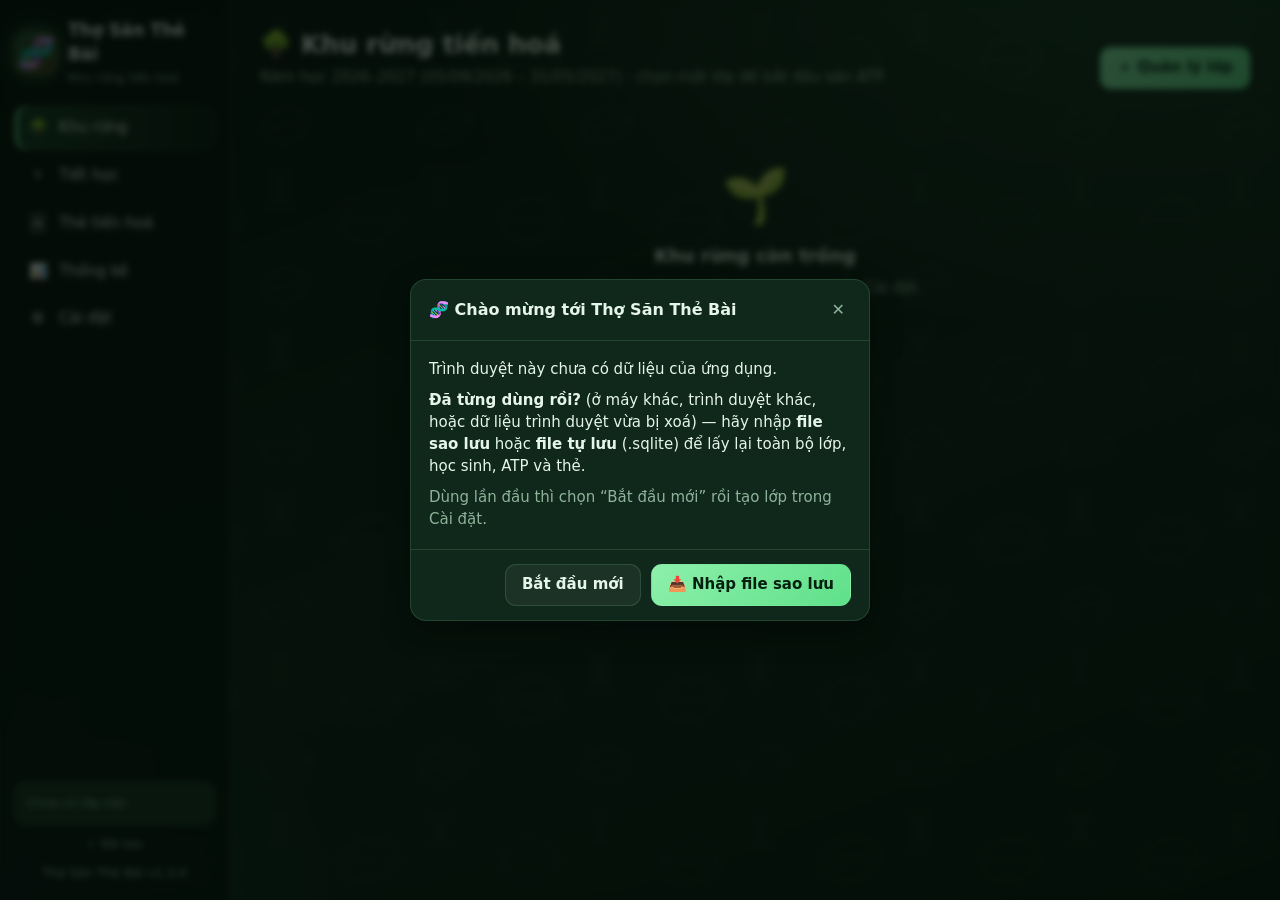
<file: index.html>
<!DOCTYPE html>
<html lang="vi">
<head>
  <meta charset="utf-8">
  <meta name="viewport" content="width=device-width, initial-scale=1">
  <title>Thợ Săn Thẻ Bài</title>
  <link rel="stylesheet" href="css/base.css">
  <link rel="stylesheet" href="css/theme-forest.css">
  <link rel="stylesheet" href="css/components.css">
  <link rel="stylesheet" href="css/views.css">
</head>
<body>
  <div id="boot" class="boot">
    <div class="boot-ico">🧬</div>
    <div id="bootMsg">Đang đánh thức khu rừng…</div>
  </div>

  <div id="app" class="app" hidden>
    <aside class="side">
      <a class="brand" href="landing.html" title="Xem trang giới thiệu">
        <span class="brand-ico">🧬</span>
        <div>
          <b>Thợ Săn Thẻ Bài</b>
          <small>Khu rừng tiến hoá</small>
        </div>
      </a>
      <nav id="nav" class="nav"></nav>
      <div id="sideClass" class="side-foot"></div>
      <div id="saveState" class="save-state" role="status" aria-live="polite"></div>
      <button type="button" id="fileState" class="file-state" hidden></button>
      <footer class="side-ver">Thợ Săn Thẻ Bài <span data-version></span></footer>
    </aside>
    <main class="main" id="main">
      <div id="view"></div>
    </main>
  </div>

  <div id="toasts" class="toasts"></div>

  <!-- Thư viện (offline) -->
  <script src="vendor/sql-asm.js"></script>
  <script src="vendor/xlsx.full.min.js"></script>
  <script src="vendor/chart.umd.min.js"></script>

  <!-- Lõi -->
  <script src="js/core/ui.js"></script>
  <script src="js/core/time.js"></script>
  <script src="js/core/db.js"></script>
  <script src="js/core/tab-lock.js"></script>
  <script src="js/core/file-sink.js"></script>
  <script src="js/core/store.js"></script>
  <script src="js/core/router.js"></script>

  <!-- Dữ liệu -->
  <script src="js/data/settings.js"></script>
  <script src="js/data/audit.js"></script>
  <script src="js/data/schoolyear.js"></script>
  <script src="js/data/classes.js"></script>
  <script src="js/data/students.js"></script>
  <script src="js/data/lessons.js"></script>
  <script src="js/data/atp.js"></script>
  <script src="js/data/cards.js"></script>
  <script src="js/data/evolutions.js"></script>
  <script src="js/data/rarity.js"></script>
  <script src="js/data/groups.js"></script>
  <script src="js/data/stats.js"></script>
  <script src="js/data/integrity.js"></script>

  <!-- Tính năng dùng chung -->
  <script src="js/features/picker.js"></script>
  <script src="js/features/award.js"></script>
  <script src="js/features/evolve.js"></script>
  <script src="js/features/excel-import.js"></script>
  <script src="js/features/backup.js"></script>

  <!-- Màn hình -->
  <script src="js/views/home.js"></script>
  <script src="js/views/lesson.js"></script>
  <script src="js/views/groups.js"></script>
  <script src="js/views/cards.js"></script>
  <script src="js/views/dashboard.js"></script>
  <script src="js/views/settings.js"></script>

  <script src="js/app.js"></script>
  <script src="js/version.js"></script>
</body>
</html>
</file>
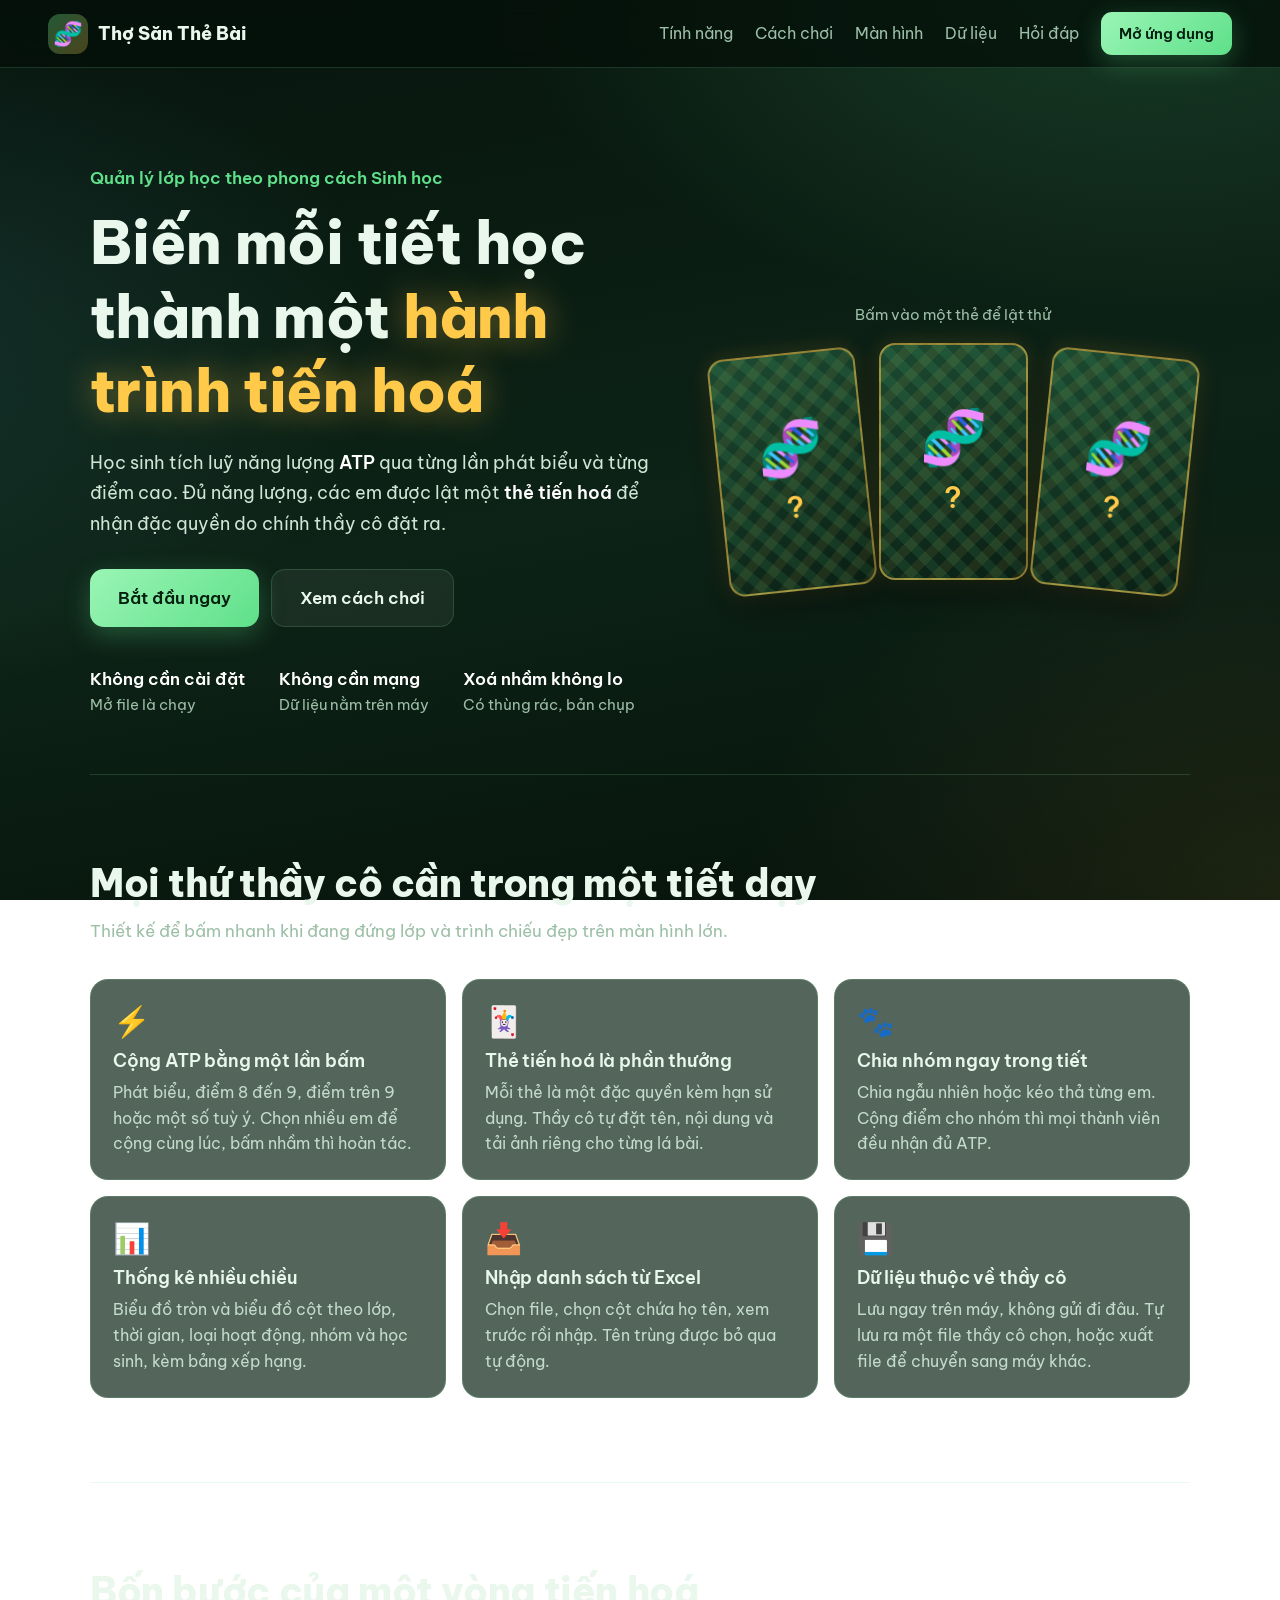
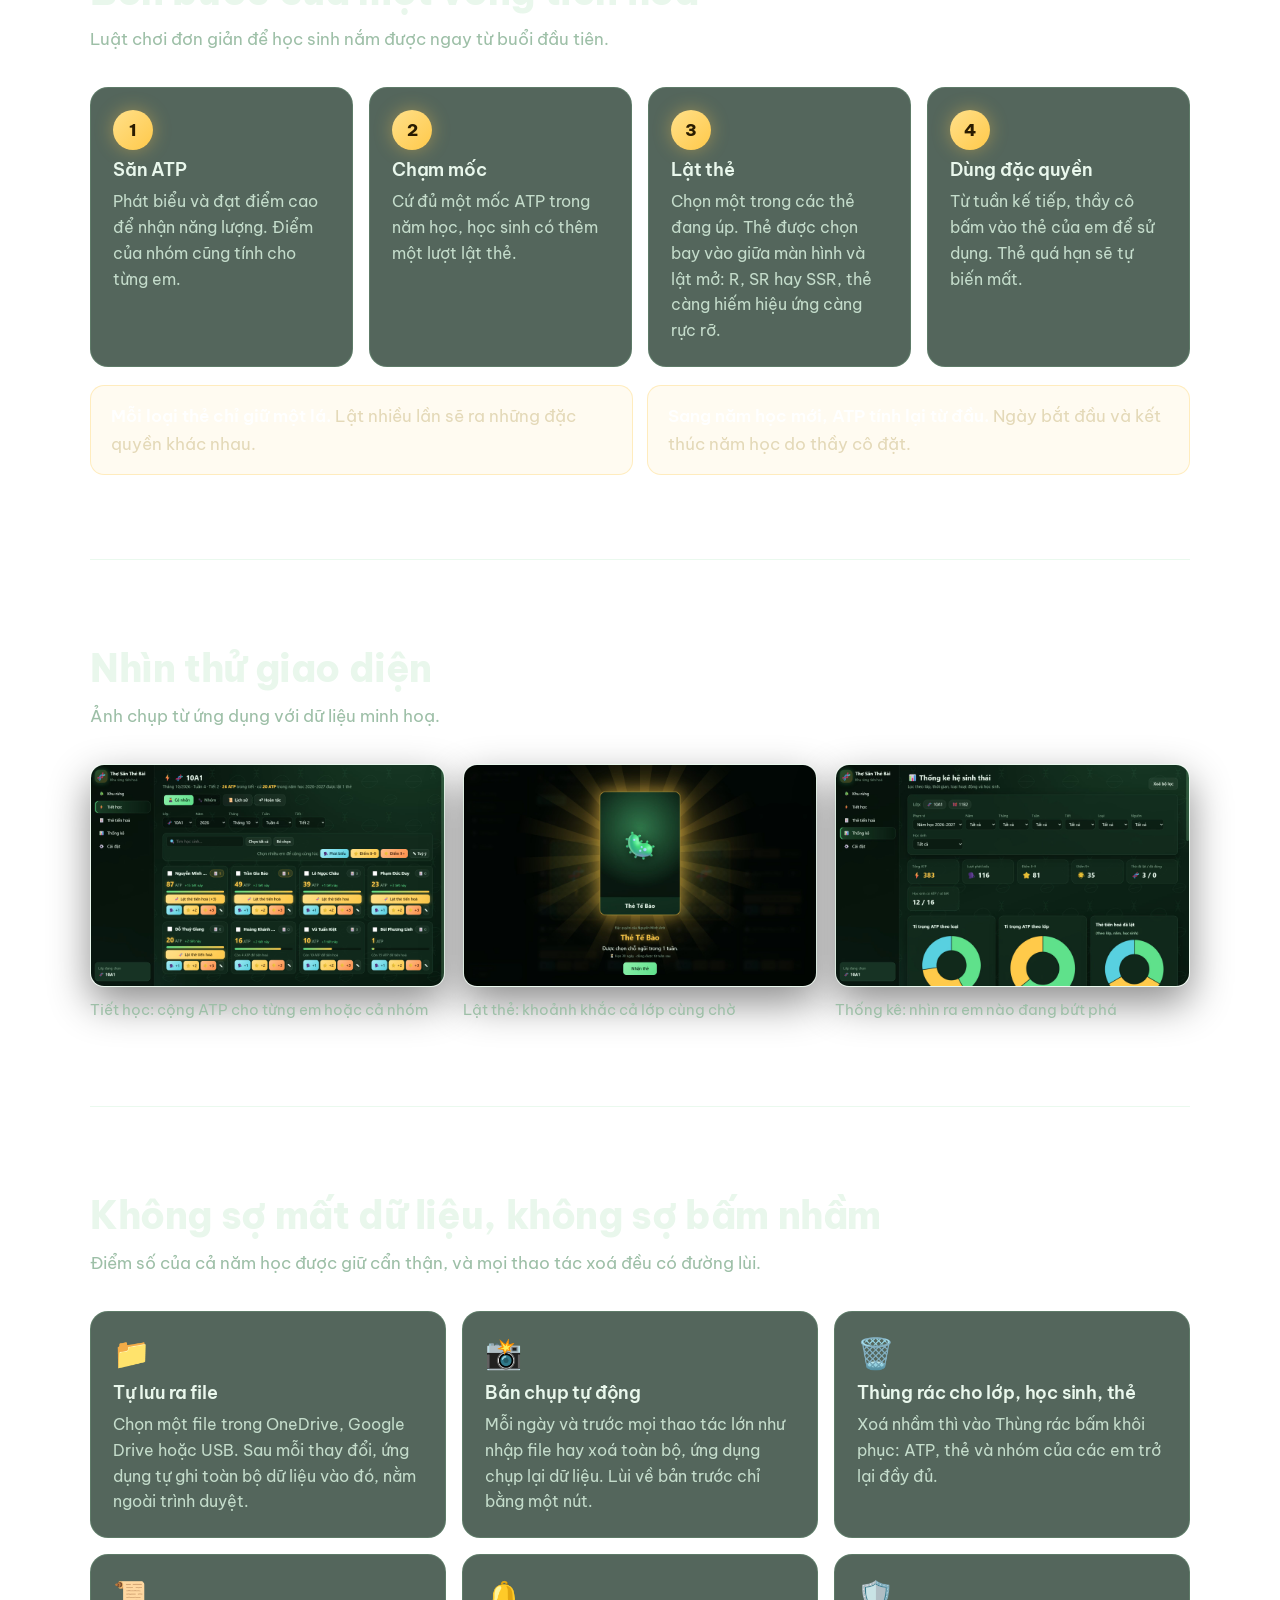
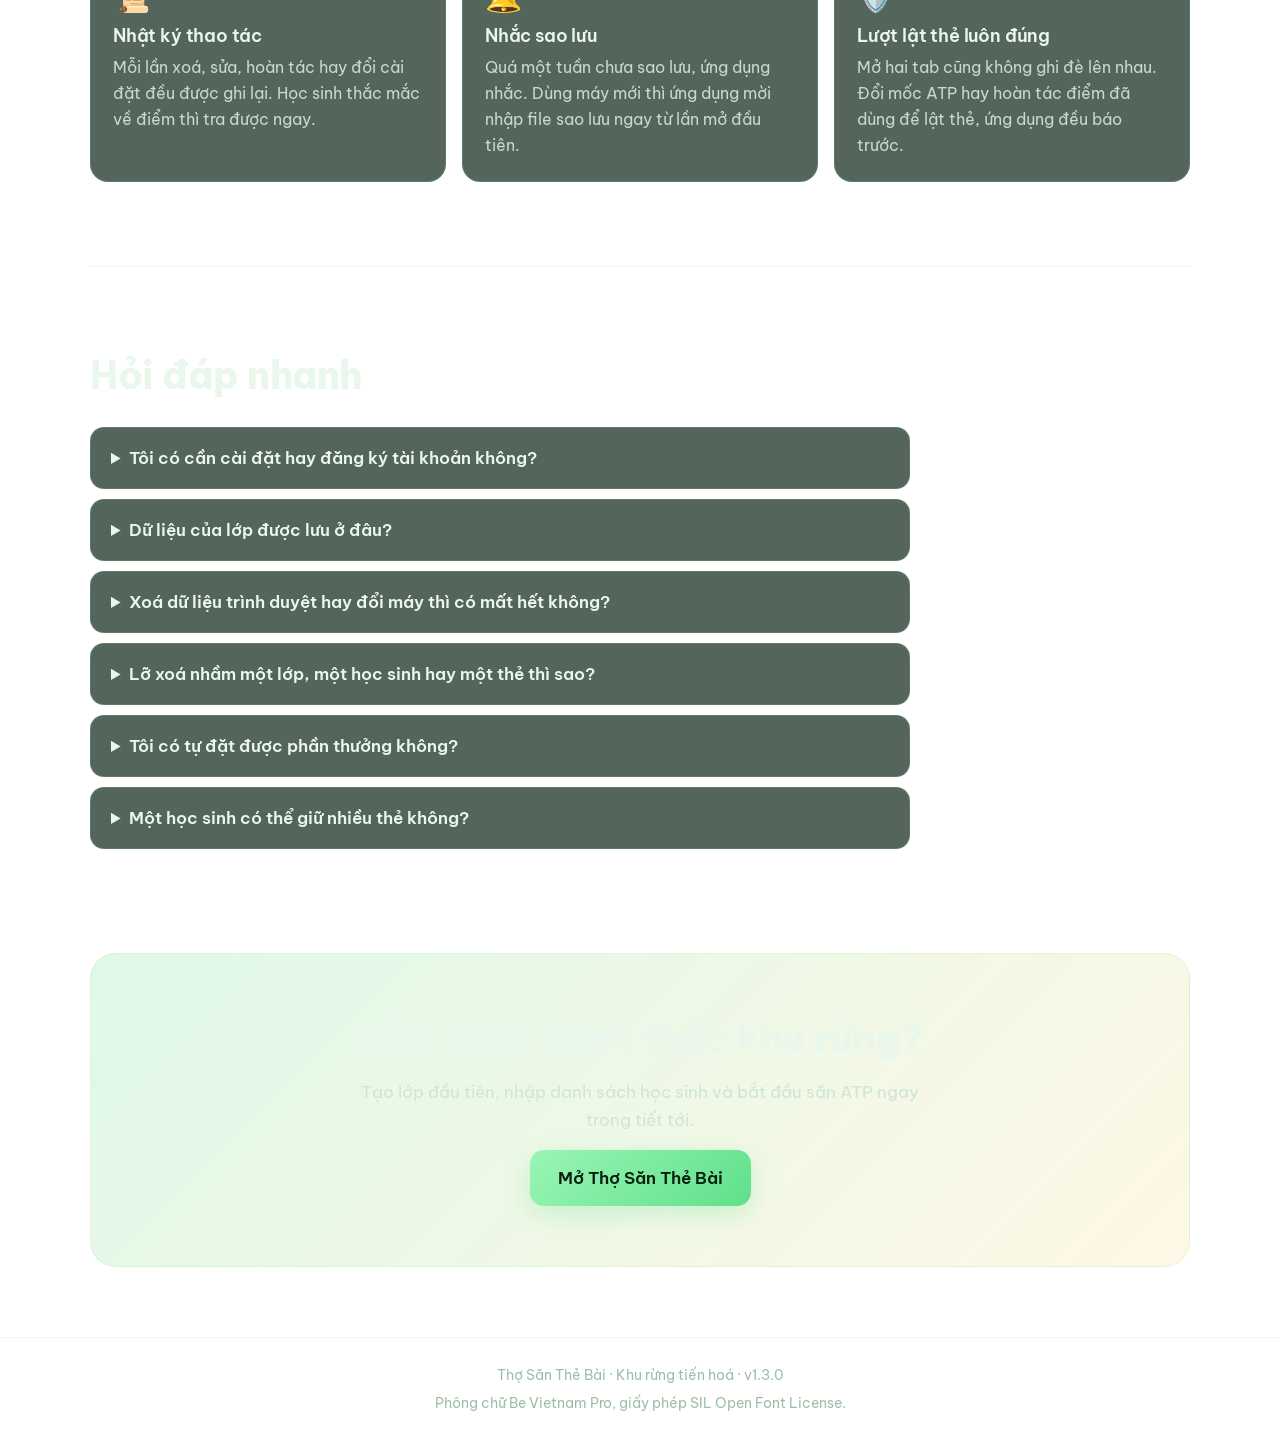
<file: landing.html>
<!DOCTYPE html>
<html lang="vi">
<head>
  <meta charset="utf-8">
  <meta name="viewport" content="width=device-width, initial-scale=1">
  <title>Thợ Săn Thẻ Bài – Biến mỗi tiết học thành một hành trình tiến hoá</title>
  <meta name="description" content="Ứng dụng quản lý lớp học chạy ngay trên máy: cộng ATP cho phát biểu và điểm cao, tích đủ ATP để lật thẻ tiến hoá nhận đặc quyền.">
  <link rel="stylesheet" href="css/landing.css">
</head>
<body>
  <header class="top">
    <a class="brand" href="#dau-trang">
      <span class="brand-ico" aria-hidden="true">🧬</span>
      <span>Thợ Săn Thẻ Bài</span>
    </a>
    <nav class="top-nav" aria-label="Điều hướng">
      <a href="#tinh-nang">Tính năng</a>
      <a href="#cach-choi">Cách chơi</a>
      <a href="#man-hinh">Màn hình</a>
      <a href="#an-toan">Dữ liệu</a>
      <a href="#hoi-dap">Hỏi đáp</a>
    </nav>
    <a class="btn small" href="index.html">Mở ứng dụng</a>
  </header>

  <main id="dau-trang">
    <section class="hero">
      <div class="hero-text">
        <p class="eyebrow">Quản lý lớp học theo phong cách Sinh học</p>
        <h1>Biến mỗi tiết học thành một <span class="glow">hành trình tiến hoá</span></h1>
        <p class="lead">Học sinh tích luỹ năng lượng <b>ATP</b> qua từng lần phát biểu và từng điểm cao.
          Đủ năng lượng, các em được lật một <b>thẻ tiến hoá</b> để nhận đặc quyền do chính thầy cô đặt ra.</p>
        <div class="cta">
          <a class="btn" href="index.html">Bắt đầu ngay</a>
          <a class="btn ghost" href="#cach-choi">Xem cách chơi</a>
        </div>
        <ul class="facts">
          <li><b>Không cần cài đặt</b><span>Mở file là chạy</span></li>
          <li><b>Không cần mạng</b><span>Dữ liệu nằm trên máy</span></li>
          <li><b>Xoá nhầm không lo</b><span>Có thùng rác, bản chụp</span></li>
        </ul>
      </div>

      <div class="hero-cards" id="thu-lat">
        <p class="hint">Bấm vào một thẻ để lật thử</p>
        <div class="deck">
          <button type="button" class="flip" aria-label="Lật thẻ thứ nhất">
            <span class="flip-inner">
              <span class="face back"><span class="emo" aria-hidden="true">🧬</span><b>?</b></span>
              <span class="face front"><span class="emo" aria-hidden="true">🐸</span><b>Thẻ Lưỡng Cư</b><small>Miễn một lần kiểm tra miệng</small></span>
            </span>
          </button>
          <button type="button" class="flip" aria-label="Lật thẻ thứ hai">
            <span class="flip-inner">
              <span class="face back"><span class="emo" aria-hidden="true">🧬</span><b>?</b></span>
              <span class="face front"><span class="emo" aria-hidden="true">🦖</span><b>Thẻ Khủng Long</b><small>Cộng nửa điểm bài kiểm tra 15 phút</small></span>
            </span>
          </button>
          <button type="button" class="flip" aria-label="Lật thẻ thứ ba">
            <span class="flip-inner">
              <span class="face back"><span class="emo" aria-hidden="true">🧬</span><b>?</b></span>
              <span class="face front"><span class="emo" aria-hidden="true">🦧</span><b>Thẻ Linh Trưởng</b><small>Cộng một điểm bài kiểm tra một tiết</small></span>
            </span>
          </button>
        </div>
      </div>
    </section>

    <section class="block" id="tinh-nang">
      <h2>Mọi thứ thầy cô cần trong một tiết dạy</h2>
      <p class="sub">Thiết kế để bấm nhanh khi đang đứng lớp và trình chiếu đẹp trên màn hình lớn.</p>
      <div class="features">
        <article>
          <span class="emo" aria-hidden="true">⚡</span>
          <h3>Cộng ATP bằng một lần bấm</h3>
          <p>Phát biểu, điểm 8 đến 9, điểm trên 9 hoặc một số tuỳ ý. Chọn nhiều em để cộng cùng lúc, bấm nhầm thì hoàn tác.</p>
        </article>
        <article>
          <span class="emo" aria-hidden="true">🃏</span>
          <h3>Thẻ tiến hoá là phần thưởng</h3>
          <p>Mỗi thẻ là một đặc quyền kèm hạn sử dụng. Thầy cô tự đặt tên, nội dung và tải ảnh riêng cho từng lá bài.</p>
        </article>
        <article>
          <span class="emo" aria-hidden="true">🐾</span>
          <h3>Chia nhóm ngay trong tiết</h3>
          <p>Chia ngẫu nhiên hoặc kéo thả từng em. Cộng điểm cho nhóm thì mọi thành viên đều nhận đủ ATP.</p>
        </article>
        <article>
          <span class="emo" aria-hidden="true">📊</span>
          <h3>Thống kê nhiều chiều</h3>
          <p>Biểu đồ tròn và biểu đồ cột theo lớp, thời gian, loại hoạt động, nhóm và học sinh, kèm bảng xếp hạng.</p>
        </article>
        <article>
          <span class="emo" aria-hidden="true">📥</span>
          <h3>Nhập danh sách từ Excel</h3>
          <p>Chọn file, chọn cột chứa họ tên, xem trước rồi nhập. Tên trùng được bỏ qua tự động.</p>
        </article>
        <article>
          <span class="emo" aria-hidden="true">💾</span>
          <h3>Dữ liệu thuộc về thầy cô</h3>
          <p>Lưu ngay trên máy, không gửi đi đâu. Tự lưu ra một file thầy cô chọn, hoặc xuất file để chuyển sang máy khác.</p>
        </article>
      </div>
    </section>

    <section class="block" id="cach-choi">
      <h2>Bốn bước của một vòng tiến hoá</h2>
      <p class="sub">Luật chơi đơn giản để học sinh nắm được ngay từ buổi đầu tiên.</p>
      <ol class="steps">
        <li><span class="num">1</span><h3>Săn ATP</h3><p>Phát biểu và đạt điểm cao để nhận năng lượng. Điểm của nhóm cũng tính cho từng em.</p></li>
        <li><span class="num">2</span><h3>Chạm mốc</h3><p>Cứ đủ một mốc ATP trong năm học, học sinh có thêm một lượt lật thẻ.</p></li>
        <li><span class="num">3</span><h3>Lật thẻ</h3><p>Chọn một trong các thẻ đang úp. Thẻ được chọn bay vào giữa màn hình và lật mở: R, SR hay SSR, thẻ càng hiếm hiệu ứng càng rực rỡ.</p></li>
        <li><span class="num">4</span><h3>Dùng đặc quyền</h3><p>Từ tuần kế tiếp, thầy cô bấm vào thẻ của em để sử dụng. Thẻ quá hạn sẽ tự biến mất.</p></li>
      </ol>
      <div class="rules">
        <p><b>Mỗi loại thẻ chỉ giữ một lá.</b> Lật nhiều lần sẽ ra những đặc quyền khác nhau.</p>
        <p><b>Sang năm học mới, ATP tính lại từ đầu.</b> Ngày bắt đầu và kết thúc năm học do thầy cô đặt.</p>
      </div>
    </section>

    <section class="block" id="man-hinh">
      <h2>Nhìn thử giao diện</h2>
      <p class="sub">Ảnh chụp từ ứng dụng với dữ liệu minh hoạ.</p>
      <div class="shots">
        <figure>
          <img src="assets/landing/man-tiet-hoc.jpg" alt="Màn hình Tiết học với danh sách học sinh và các nút cộng ATP" width="1920" height="1200" loading="lazy">
          <figcaption>Tiết học: cộng ATP cho từng em hoặc cả nhóm</figcaption>
        </figure>
        <figure>
          <img src="assets/landing/man-lat-the.jpg" alt="Màn hình lật thẻ tiến hoá với lá bài được phóng to ở giữa" width="1920" height="1200" loading="lazy">
          <figcaption>Lật thẻ: khoảnh khắc cả lớp cùng chờ</figcaption>
        </figure>
        <figure>
          <img src="assets/landing/man-thong-ke.jpg" alt="Màn hình Thống kê với các biểu đồ tròn và biểu đồ cột" width="1920" height="1200" loading="lazy">
          <figcaption>Thống kê: nhìn ra em nào đang bứt phá</figcaption>
        </figure>
      </div>
    </section>

    <section class="block" id="an-toan">
      <h2>Không sợ mất dữ liệu, không sợ bấm nhầm</h2>
      <p class="sub">Điểm số của cả năm học được giữ cẩn thận, và mọi thao tác xoá đều có đường lùi.</p>
      <div class="features">
        <article>
          <span class="emo" aria-hidden="true">📁</span>
          <h3>Tự lưu ra file</h3>
          <p>Chọn một file trong OneDrive, Google Drive hoặc USB. Sau mỗi thay đổi, ứng dụng tự ghi toàn bộ dữ liệu vào đó, nằm ngoài trình duyệt.</p>
        </article>
        <article>
          <span class="emo" aria-hidden="true">📸</span>
          <h3>Bản chụp tự động</h3>
          <p>Mỗi ngày và trước mọi thao tác lớn như nhập file hay xoá toàn bộ, ứng dụng chụp lại dữ liệu. Lùi về bản trước chỉ bằng một nút.</p>
        </article>
        <article>
          <span class="emo" aria-hidden="true">🗑️</span>
          <h3>Thùng rác cho lớp, học sinh, thẻ</h3>
          <p>Xoá nhầm thì vào Thùng rác bấm khôi phục: ATP, thẻ và nhóm của các em trở lại đầy đủ.</p>
        </article>
        <article>
          <span class="emo" aria-hidden="true">📜</span>
          <h3>Nhật ký thao tác</h3>
          <p>Mỗi lần xoá, sửa, hoàn tác hay đổi cài đặt đều được ghi lại. Học sinh thắc mắc về điểm thì tra được ngay.</p>
        </article>
        <article>
          <span class="emo" aria-hidden="true">🔔</span>
          <h3>Nhắc sao lưu</h3>
          <p>Quá một tuần chưa sao lưu, ứng dụng nhắc. Dùng máy mới thì ứng dụng mời nhập file sao lưu ngay từ lần mở đầu tiên.</p>
        </article>
        <article>
          <span class="emo" aria-hidden="true">🛡️</span>
          <h3>Lượt lật thẻ luôn đúng</h3>
          <p>Mở hai tab cũng không ghi đè lên nhau. Đổi mốc ATP hay hoàn tác điểm đã dùng để lật thẻ, ứng dụng đều báo trước.</p>
        </article>
      </div>
    </section>

    <section class="block" id="hoi-dap">
      <h2>Hỏi đáp nhanh</h2>
      <div class="faq">
        <details>
          <summary>Tôi có cần cài đặt hay đăng ký tài khoản không?</summary>
          <p>Không. Mở bản web bằng Chrome hoặc Edge là dùng được ngay. Muốn dùng khi không có mạng thì tải bản zip về, giải nén rồi mở file <code>index.html</code>.</p>
        </details>
        <details>
          <summary>Dữ liệu của lớp được lưu ở đâu?</summary>
          <p>Ngay trong trình duyệt trên máy của thầy cô, không gửi lên mạng. Vào Cài đặt, mục Dữ liệu để bật tự lưu ra file, xuất file sao lưu hoặc nhập lại trên máy khác.</p>
        </details>
        <details>
          <summary>Xoá dữ liệu trình duyệt hay đổi máy thì có mất hết không?</summary>
          <p>Dữ liệu trong trình duyệt sẽ mất, nhưng file tự lưu hoặc file sao lưu thì vẫn còn. Mở ứng dụng, chọn “Nhập file sao lưu” ở hộp chào là mọi lớp, học sinh, ATP và thẻ trở lại như cũ.</p>
        </details>
        <details>
          <summary>Lỡ xoá nhầm một lớp, một học sinh hay một thẻ thì sao?</summary>
          <p>Lớp, học sinh và loại thẻ bị xoá nằm trong Thùng rác ở mục Cài đặt, khôi phục được đầy đủ. Thẻ của từng em xoá nhầm thì hoàn tác trong Lịch sử thẻ. Thao tác lớn hơn còn có bản chụp tự động để lùi lại.</p>
        </details>
        <details>
          <summary>Tôi có tự đặt được phần thưởng không?</summary>
          <p>Có. Mỗi thẻ có tên, đặc quyền, hạn sử dụng, ảnh và độ hiếm (R / SR / SSR) riêng. Mốc ATP để lật thẻ, số thẻ úp mỗi lần và tỉ lệ ra từng độ hiếm cũng chỉnh được.</p>
        </details>
        <details>
          <summary>Một học sinh có thể giữ nhiều thẻ không?</summary>
          <p>Có, miễn là các thẻ khác loại. Thẻ vừa nhận chưa dùng được trong tuần đó, và sẽ tự mất nếu để quá hạn.</p>
        </details>
      </div>
    </section>

    <section class="final">
      <h2>Sẵn sàng đánh thức khu rừng?</h2>
      <p>Tạo lớp đầu tiên, nhập danh sách học sinh và bắt đầu săn ATP ngay trong tiết tới.</p>
      <a class="btn" href="index.html">Mở Thợ Săn Thẻ Bài</a>
    </section>
  </main>

  <footer class="foot">
    <p>Thợ Săn Thẻ Bài · Khu rừng tiến hoá · <span data-version></span></p>
    <p>Phông chữ Be Vietnam Pro, giấy phép SIL Open Font License.</p>
  </footer>

  <script src="js/landing.js"></script>
  <script src="js/version.js"></script>
</body>
</html>
</file>
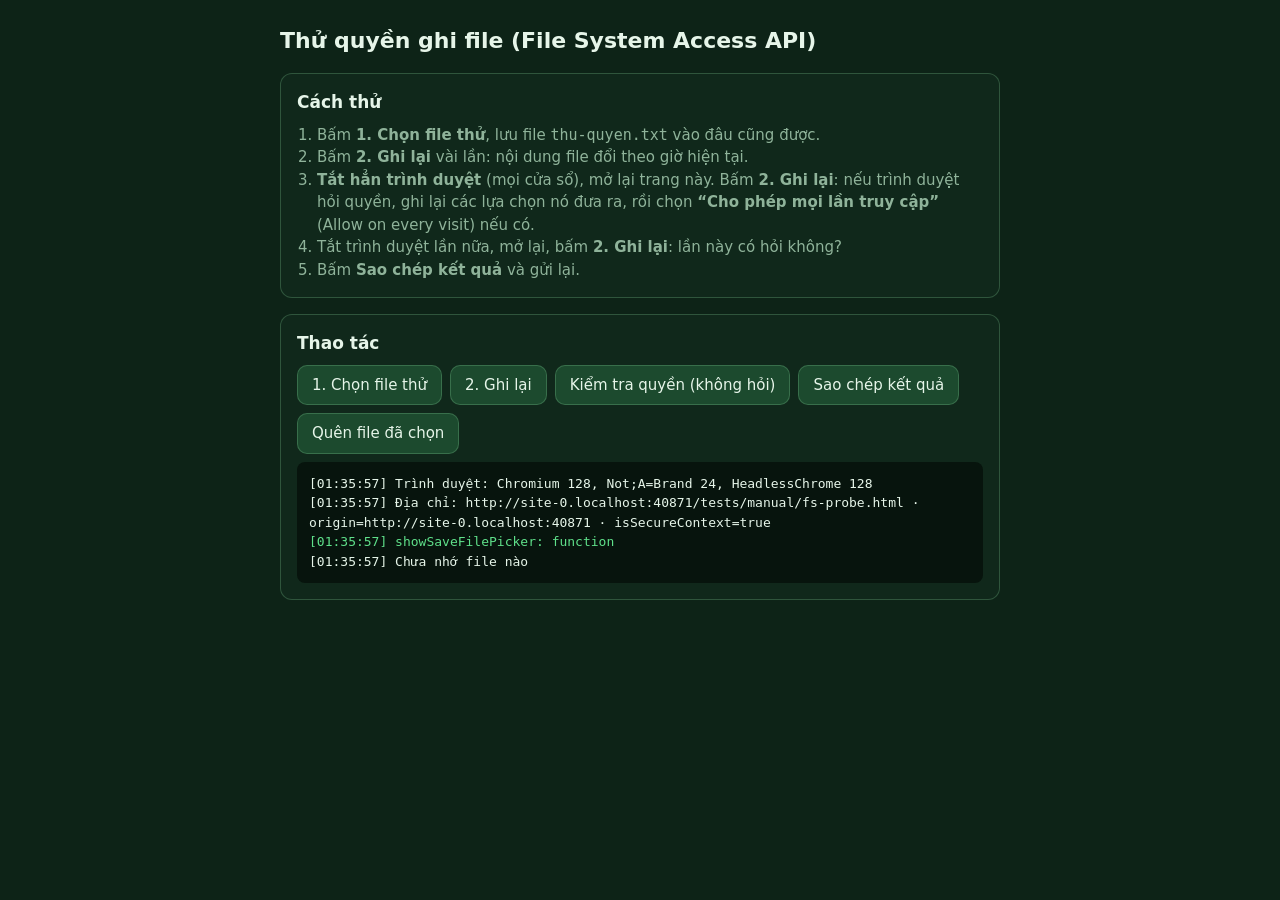
<file: tests/manual/fs-probe.html>
<!DOCTYPE html>
<html lang="vi">
<head>
  <meta charset="utf-8">
  <meta name="viewport" content="width=device-width, initial-scale=1">
  <title>Thử quyền ghi file</title>
  <style>
    :root { --bg: #0d2317; --panel: #10281b; --text: #e6f5e9; --muted: #8fb39a; --line: rgba(140, 220, 160, .25); --ok: #5fe08a; --bad: #ff6b6b; }
    body { margin: 0; padding: 24px 16px; background: var(--bg); color: var(--text); font: 15px/1.5 system-ui, sans-serif; }
    main { max-width: 720px; margin: 0 auto; display: grid; gap: 16px; }
    section { background: var(--panel); border: 1px solid var(--line); border-radius: 12px; padding: 16px; }
    h1 { margin: 0; font-size: 22px; } h2 { margin: 0 0 8px; font-size: 17px; }
    p, li { color: var(--muted); } ol { padding-left: 20px; margin: 0; }
    button { font: inherit; padding: 8px 14px; border-radius: 10px; border: 1px solid var(--line); background: #1c4a2e; color: var(--text); cursor: pointer; }
    pre { white-space: pre-wrap; word-break: break-word; background: #07140d; padding: 12px; border-radius: 8px; margin: 8px 0 0; font-size: 13px; }
    .row { display: flex; flex-wrap: wrap; gap: 8px; }
    .ok { color: var(--ok); } .bad { color: var(--bad); }
  </style>
</head>
<body>
<main>
  <h1>Thử quyền ghi file (File System Access API)</h1>
  <section>
    <h2>Cách thử</h2>
    <ol>
      <li>Bấm <b>1. Chọn file thử</b>, lưu file <code>thu-quyen.txt</code> vào đâu cũng được.</li>
      <li>Bấm <b>2. Ghi lại</b> vài lần: nội dung file đổi theo giờ hiện tại.</li>
      <li><b>Tắt hẳn trình duyệt</b> (mọi cửa sổ), mở lại trang này. Bấm <b>2. Ghi lại</b>: nếu trình duyệt hỏi quyền, ghi lại các lựa chọn nó đưa ra, rồi chọn <b>“Cho phép mọi lần truy cập”</b> (Allow on every visit) nếu có.</li>
      <li>Tắt trình duyệt lần nữa, mở lại, bấm <b>2. Ghi lại</b>: lần này có hỏi không?</li>
      <li>Bấm <b>Sao chép kết quả</b> và gửi lại.</li>
    </ol>
  </section>
  <section>
    <h2>Thao tác</h2>
    <div class="row">
      <button id="pick">1. Chọn file thử</button>
      <button id="write">2. Ghi lại</button>
      <button id="check">Kiểm tra quyền (không hỏi)</button>
      <button id="copy">Sao chép kết quả</button>
      <button id="forget">Quên file đã chọn</button>
    </div>
    <pre id="out"></pre>
  </section>
</main>
<script>
  'use strict';
  const out = document.getElementById('out');
  const lines = [];
  const log = (msg, cls) => {
    const t = new Date().toLocaleTimeString('vi-VN', { hour12: false });
    lines.push(`[${t}] ${msg}`);
    const el = document.createElement('div');
    el.textContent = `[${t}] ${msg}`;
    if (cls) el.className = cls;
    out.append(el);
  };

  // Nhớ handle trong IndexedDB như ứng dụng thật sẽ làm
  const idb = mode => new Promise((resolve, reject) => {
    const req = indexedDB.open('fs-probe', 1);
    req.onupgradeneeded = () => req.result.createObjectStore('h');
    req.onsuccess = () => resolve(req.result.transaction('h', mode).objectStore('h'));
    req.onerror = () => reject(req.error);
  });
  const done = r => new Promise((resolve, reject) => { r.onsuccess = () => resolve(r.result); r.onerror = () => reject(r.error); });
  const loadHandle = async () => done((await idb('readonly')).get('file'));
  const saveHandle = async h => done((await idb('readwrite')).put(h, 'file'));
  const clearHandle = async () => done((await idb('readwrite')).delete('file'));

  async function env() {
    const brands = navigator.userAgentData ? navigator.userAgentData.brands.map(b => `${b.brand} ${b.version}`).join(', ') : navigator.userAgent;
    log(`Trình duyệt: ${brands}`);
    log(`Địa chỉ: ${location.protocol}//${location.host}${location.pathname} · origin=${location.origin} · isSecureContext=${isSecureContext}`);
    log(`showSaveFilePicker: ${typeof window.showSaveFilePicker}`, typeof window.showSaveFilePicker === 'function' ? 'ok' : 'bad');
    const h = await loadHandle().catch(e => { log('Đọc handle lỗi: ' + e.message, 'bad'); return null; });
    log(h ? `Đã nhớ file: ${h.name}` : 'Chưa nhớ file nào');
    if (h) await check(h);
  }

  async function check(h) {
    try {
      const p = await h.queryPermission({ mode: 'readwrite' });
      log(`queryPermission (không hỏi): ${p}`, p === 'granted' ? 'ok' : '');
      return p;
    } catch (e) { log('queryPermission lỗi: ' + e.name + ' ' + e.message, 'bad'); return null; }
  }

  async function writeTo(h) {
    const w = await h.createWritable();
    await w.write(`Ghi lúc ${new Date().toLocaleString('vi-VN', { hour12: false })}\n`);
    await w.close();
    log(`Đã ghi vào ${h.name}`, 'ok');
  }

  document.getElementById('pick').onclick = async () => {
    try {
      const h = await showSaveFilePicker({ suggestedName: 'thu-quyen.txt', types: [{ description: 'Văn bản', accept: { 'text/plain': ['.txt'] } }] });
      await saveHandle(h);
      log(`Đã chọn và nhớ file: ${h.name}`, 'ok');
      await check(h);
      await writeTo(h);
    } catch (e) { log('Chọn file: ' + e.name + ' ' + e.message, 'bad'); }
  };

  document.getElementById('write').onclick = async () => {
    const h = await loadHandle();
    if (!h) return log('Chưa chọn file. Bấm "1. Chọn file thử" trước.', 'bad');
    try {
      let p = await check(h);
      if (p !== 'granted') {
        log('Xin quyền (trình duyệt sẽ hỏi)…');
        p = await h.requestPermission({ mode: 'readwrite' });
        log(`requestPermission: ${p}`, p === 'granted' ? 'ok' : 'bad');
      }
      if (p === 'granted') await writeTo(h);
    } catch (e) { log('Ghi lỗi: ' + e.name + ' ' + e.message, 'bad'); }
  };

  document.getElementById('check').onclick = async () => {
    const h = await loadHandle();
    if (h) await check(h); else log('Chưa chọn file.');
  };
  document.getElementById('forget').onclick = async () => { await clearHandle(); log('Đã quên file.'); };
  document.getElementById('copy').onclick = async () => {
    try { await navigator.clipboard.writeText(lines.join('\n')); log('Đã sao chép.', 'ok'); }
    catch (e) { log('Không sao chép được, hãy bôi đen khung kết quả rồi Ctrl+C.', 'bad'); }
  };

  env();
</script>
</body>
</html>
</file>
<file: css/base.css>
/* Biến màu, reset, typography */
:root {
  --bg: #07140d;
  --bg-2: #0d2317;
  --panel: rgba(18, 44, 30, .78);
  --panel-2: rgba(28, 64, 44, .7);
  --line: rgba(140, 220, 160, .16);
  --text: #e6f5e9;
  --muted: #8fb39a;
  --leaf: #5fe08a;
  --leaf-dark: #2c8f52;
  --atp: #ffc94a;
  --sky: #59d0e0;
  --danger: #ff6b6b;
  --radius: 14px;
  --shadow: 0 10px 30px rgba(0, 0, 0, .35);
}

* { box-sizing: border-box; }
[hidden] { display: none !important; }

html, body { height: 100%; }
body {
  margin: 0;
  font-family: "Segoe UI", system-ui, -apple-system, Roboto, "Helvetica Neue", Arial, sans-serif;
  font-size: 15px;
  line-height: 1.45;
  color: var(--text);
  background: var(--bg);
}

h1, h2, h3, p { margin: 0; }
h1 { font-size: 1.6rem; }
h2 { font-size: 1.15rem; }
h3 { font-size: 1rem; }
a { color: var(--leaf); }
small { font-size: .82em; }

button, input, select, textarea { font: inherit; color: inherit; }

input, select, textarea {
  background: rgba(0, 0, 0, .28);
  border: 1px solid var(--line);
  border-radius: 10px;
  padding: 8px 10px;
  outline: none;
  min-width: 0;
}
input:focus, select:focus, textarea:focus { border-color: var(--leaf); box-shadow: 0 0 0 3px rgba(95, 224, 138, .18); }
select option { background: #0d2317; color: var(--text); }
input[type=checkbox] { width: 17px; height: 17px; accent-color: var(--leaf); padding: 0; }
input[type=color] { padding: 2px; width: 56px; height: 36px; }
input[type=file] { padding: 6px; max-width: 100%; }
textarea { resize: vertical; width: 100%; }

.muted { color: var(--muted); }
.atp { color: var(--atp); font-weight: 700; }
.atp.big { font-size: 1.3rem; }
.warn-text { color: var(--atp); }

::-webkit-scrollbar { width: 10px; height: 10px; }
::-webkit-scrollbar-thumb { background: rgba(140, 220, 160, .25); border-radius: 10px; }
::-webkit-scrollbar-track { background: transparent; }
</file>
<file: css/theme-forest.css>
/* Khu rừng tiến hoá: nền, khung ứng dụng, hiệu ứng ATP */
body {
  background:
    url("data:image/svg+xml,%3Csvg xmlns='http://www.w3.org/2000/svg' width='160' height='160' viewBox='0 0 160 160'%3E%3Cg fill='none' stroke='%235fe08a' stroke-opacity='.07' stroke-width='1.5'%3E%3Cpath d='M20 60c20-30 50-30 60 0-20 30-50 30-60 0zM20 60h60'/%3E%3Cpath d='M100 130c10-25 35-30 50-10-10 25-35 30-50 10zM100 130l50-10'/%3E%3Cpath d='M110 10c12 12 12 28 0 40M130 10c-12 12-12 28 0 40M112 20h16M110 30h20M112 40h16'/%3E%3C/g%3E%3C/svg%3E"),
    radial-gradient(1200px 700px at 85% -10%, rgba(95, 224, 138, .16), transparent 60%),
    radial-gradient(900px 600px at -10% 110%, rgba(89, 208, 224, .12), transparent 60%),
    linear-gradient(160deg, #07140d, #0d2317 55%, #081a10);
  background-attachment: fixed;
}

.boot {
  position: fixed; inset: 0; display: grid; place-content: center; gap: 12px;
  text-align: center; color: var(--muted);
}
.boot-ico { font-size: 56px; animation: spin 3s linear infinite; }
@keyframes spin { to { transform: rotate(360deg); } }

/* Màn che khi ứng dụng đang mở ở tab khác */
.tab-block {
  position: fixed; inset: 0; z-index: 100; display: grid; place-items: center; padding: 20px;
  background: rgba(3, 10, 6, .88); backdrop-filter: blur(4px);
}
.tab-block-box {
  width: min(420px, 100%); display: grid; justify-items: center; gap: 12px; padding: 28px 24px;
  text-align: center; background: #10281b; border: 1px solid var(--line); border-radius: 16px; box-shadow: var(--shadow);
}
.tab-block-box .boot-ico { animation: none; }
.tab-block-box h2 { margin: 0; font-size: 20px; }
.tab-block-box p { margin: 0; color: var(--muted); }

.app { display: grid; grid-template-columns: 230px 1fr; height: 100vh; }

.side {
  display: flex; flex-direction: column; gap: 18px; padding: 18px 14px;
  background: rgba(5, 16, 10, .72); border-right: 1px solid var(--line);
  backdrop-filter: blur(8px);
}
.brand { display: flex; align-items: center; gap: 10px; }
.brand-ico {
  font-size: 30px; width: 46px; height: 46px; display: grid; place-content: center;
  border-radius: 14px; background: linear-gradient(135deg, rgba(95, 224, 138, .3), rgba(255, 201, 74, .25));
  box-shadow: 0 0 22px rgba(95, 224, 138, .3);
}
.brand b { display: block; font-size: 1.05rem; }
.brand small { color: var(--muted); }

.nav { display: flex; flex-direction: column; gap: 4px; }
.nav a {
  display: flex; align-items: center; gap: 10px; padding: 10px 12px; border-radius: 12px;
  color: var(--text); text-decoration: none; border: 1px solid transparent;
}
.nav a span { width: 22px; text-align: center; }
.nav a:hover { background: rgba(95, 224, 138, .08); }
.nav a.on {
  background: linear-gradient(90deg, rgba(95, 224, 138, .22), rgba(95, 224, 138, .04));
  border-color: var(--line); box-shadow: inset 3px 0 0 var(--leaf);
}

.side-foot {
  margin-top: auto; padding: 12px; border-radius: 12px; background: var(--panel-2);
  border: 1px solid var(--line); display: grid; gap: 2px;
}
.side-foot small { color: var(--muted); }
.side-ver { margin-top: -8px; text-align: center; color: var(--muted); font-size: .78rem; }

/* Trạng thái lưu: lỗi thì nổi bật cho tới khi lưu được */
.save-state { margin-top: -8px; text-align: center; color: var(--muted); font-size: .8rem; }
/* Tự lưu ra file cần bấm để xin lại quyền / bị lỗi */
.file-state {
  margin-top: -4px; padding: 8px 10px; border-radius: 10px; font: inherit; font-size: .8rem; font-weight: 600;
  color: #fff3d6; background: #3a2a10; border: 1px solid var(--atp); cursor: pointer; text-align: center;
}
.file-state[data-state="error"] { color: #ffd6d6; background: #3a1616; border-color: var(--danger); }
.save-state[data-state="error"] {
  margin-top: 0; padding: 8px 10px; border-radius: 10px; color: #ffd6d6; font-weight: 600;
  background: #3a1616; border: 1px solid var(--danger);
}

.main { overflow-y: auto; padding: 26px 30px 60px; }
.view { max-width: 1400px; margin: 0 auto; display: grid; gap: 18px; animation: rise .25s ease; }
@keyframes rise { from { opacity: 0; transform: translateY(6px); } }

.atp-badge {
  display: inline-block; padding: 2px 9px; border-radius: 99px; font-size: .8rem; font-weight: 700;
  color: #2a1c00; background: linear-gradient(135deg, #ffe08a, var(--atp));
  box-shadow: 0 0 12px rgba(255, 201, 74, .45);
}

/* Màn lật thẻ tiến hoá */
@keyframes fade { from { opacity: 0; } }
.evo {
  position: fixed; inset: 0; z-index: 60; overflow: hidden;
  display: flex; flex-direction: column; align-items: center; justify-content: center; gap: 28px; padding: 24px;
  background: rgba(3, 10, 6, .86); backdrop-filter: blur(5px); animation: fade .25s ease;
  transition: background .8s;
}
/* Focus: nền tối hẳn + quầng sáng sau thẻ được chọn */
.evo.revealed { background: rgba(1, 5, 3, .96); }
.evo::before {
  content: ""; position: absolute; left: 50%; top: 40%; width: 120vmin; height: 120vmin; pointer-events: none;
  transform: translate(-50%, -50%) scale(.2); opacity: 0;
  background:
    repeating-conic-gradient(from 0deg, rgba(255, 201, 74, .16) 0 8deg, transparent 8deg 20deg),
    radial-gradient(circle, rgba(255, 201, 74, .5), transparent 60%);
  -webkit-mask-image: radial-gradient(circle, #000 20%, transparent 68%);
  mask-image: radial-gradient(circle, #000 20%, transparent 68%);
  transition: opacity .9s .5s, transform 1.2s .4s cubic-bezier(.2, .8, .2, 1);
}
.evo.revealed::before { opacity: 1; transform: translate(-50%, -50%) scale(1); animation: rays 24s linear infinite 1.6s; }
@keyframes rays { to { transform: translate(-50%, -50%) rotate(360deg); } }

.evo-head { text-align: center; display: grid; gap: 6px; transition: opacity .4s; }
.evo-head h2 { font-size: 2rem; color: var(--atp); text-shadow: 0 0 24px rgba(255, 201, 74, .6); }
.evo-head p { color: var(--muted); }
.evo.revealed .evo-head, .evo.revealed .evo-later { opacity: 0; pointer-events: none; }

.evo-row { display: flex; flex-wrap: wrap; gap: 22px; justify-content: center; }
.flip {
  position: relative; width: 210px; height: 320px; cursor: pointer; perspective: 1200px; outline: none;
  animation: deal .5s cubic-bezier(.2, 1.2, .4, 1) var(--delay, 0ms) backwards;
  transition: transform 1s cubic-bezier(.3, .1, .2, 1), opacity .6s, filter .6s;
}
@keyframes deal { from { transform: translateY(60px) rotate(-6deg) scale(.7); opacity: 0; } }
.evo:not(.revealed) .flip:hover, .evo:not(.revealed) .flip:focus-visible { transform: translateY(-12px) scale(1.04); transition-duration: .2s; }
.flip-inner {
  position: absolute; inset: 0; transform-style: preserve-3d;
  transition: transform 1s cubic-bezier(.3, .1, .2, 1);
}
.flip-back, .flip-front { position: absolute; inset: 0; backface-visibility: hidden; -webkit-backface-visibility: hidden; border-radius: 16px; }
.flip-back {
  display: grid; place-content: center; justify-items: center; gap: 6px;
  border: 2px solid rgba(255, 201, 74, .6);
  background:
    repeating-linear-gradient(45deg, rgba(95, 224, 138, .1) 0 10px, transparent 10px 20px),
    repeating-linear-gradient(-45deg, rgba(255, 201, 74, .08) 0 10px, transparent 10px 20px),
    linear-gradient(160deg, #1c4a31, #0a1f14);
  box-shadow: 0 0 22px rgba(255, 201, 74, .2), inset 0 0 0 8px rgba(0, 0, 0, .25);
}
.flip-back i { font-style: normal; font-size: 64px; }
.flip-back b { font-size: 34px; color: var(--atp); text-shadow: 0 0 14px rgba(255, 201, 74, .7); }
.flip-front { transform: rotateY(180deg); }
.flip .pcard { height: 100%; }
.flip .pcard:hover { transform: none; }
.flip .pcard-art { flex: 1; aspect-ratio: auto; }
.flip .pcard-info { justify-items: center; text-align: center; padding: 12px; }
.flip .pcard-info p { display: none; }

/* Thẻ được chọn: bay vào giữa, phóng to và lật */
.flip.picked { z-index: 3; cursor: default; transform: translate(var(--tx), var(--ty)) scale(var(--s)); }
.flip.picked .flip-inner { transform: rotateY(180deg); }
.flip.picked .pcard { border-color: var(--atp); box-shadow: 0 0 46px rgba(255, 201, 74, .65); }
.flip.dim { opacity: .12; filter: blur(3px); pointer-events: none; transform: scale(.9); }

/* Hiệu ứng theo độ hiếm — chỉ gắn class sau khi đã bấm chọn nên không lộ gì trước đó.
   SR: tia sáng tím, thẻ rung nhẹ rồi mới lật. SSR: màn tối lâu hơn, tia cầu vồng, hạt lấp lánh, thẻ phóng to chậm. */
.flip.picked.rarity-sr .flip-inner { animation: shake .4s ease-in-out .5s; transition-delay: .9s; }
.flip.picked.rarity-sr .pcard { border-color: #a874ff; box-shadow: 0 0 50px rgba(168, 116, 255, .75); }
/* Rung bằng rotate / translate riêng (không dùng transform): .flip-inner đang chuyển transform rotateY để lật,
   keyframe transform sẽ ghi đè góc lật làm thẻ nháy qua lại giữa mặt úp và mặt ngửa. */
@keyframes shake {
  20%, 60% { rotate: -3deg; translate: -3px 0; }
  40%, 80% { rotate: 3deg; translate: 3px 0; }
}
.evo.rarity-sr::before {
  background:
    repeating-conic-gradient(from 0deg, rgba(168, 116, 255, .2) 0 8deg, transparent 8deg 20deg),
    radial-gradient(circle, rgba(168, 116, 255, .55), transparent 60%);
}
.evo.rarity-sr .evo-result h2 { color: #c9a6ff; text-shadow: 0 0 22px rgba(168, 116, 255, .8); }

.evo.rarity-ssr { background: rgba(0, 0, 0, .99); transition-duration: 1.4s; }
.flip.picked.rarity-ssr { transition-duration: 1.6s; }
.flip.picked.rarity-ssr .flip-inner { animation: shake .5s ease-in-out 1s 2; transition-delay: 1.4s; }
.flip.picked.rarity-ssr .pcard { box-shadow: 0 0 70px rgba(255, 220, 120, .85), 0 0 140px rgba(255, 143, 208, .45); }
.evo.rarity-ssr::before {
  background:
    repeating-conic-gradient(from 0deg, rgba(255, 224, 138, .28) 0 6deg, rgba(255, 143, 208, .16) 6deg 12deg,
      rgba(143, 216, 255, .16) 12deg 18deg, transparent 18deg 24deg),
    radial-gradient(circle, rgba(255, 224, 138, .7), transparent 62%);
  transition: opacity 1.2s 1s, transform 1.8s .9s cubic-bezier(.2, .8, .2, 1);
}
.evo.rarity-ssr::after {
  content: ""; position: absolute; inset: 0; pointer-events: none; opacity: 0;
  background:
    radial-gradient(2px 2px at 20% 30%, #fff, transparent), radial-gradient(3px 3px at 75% 22%, #ffe08a, transparent),
    radial-gradient(2px 2px at 35% 70%, #ff8fd0, transparent), radial-gradient(3px 3px at 82% 64%, #8fd8ff, transparent),
    radial-gradient(2px 2px at 12% 82%, #ffe08a, transparent), radial-gradient(2px 2px at 60% 12%, #fff, transparent),
    radial-gradient(3px 3px at 48% 88%, #fff, transparent), radial-gradient(2px 2px at 90% 40%, #ff8fd0, transparent);
  animation: sparkle 1.6s ease-in-out 1.6s infinite alternate;
}
@keyframes sparkle { from { opacity: .2; transform: scale(1); } to { opacity: 1; transform: scale(1.04); } }
.evo.rarity-ssr .evo-result h2 {
  background: linear-gradient(90deg, #ffe08a, #ff8fd0, #8fd8ff, #ffe08a); -webkit-background-clip: text; background-clip: text;
  color: transparent; text-shadow: none; filter: drop-shadow(0 0 14px rgba(255, 224, 138, .6));
}

.evo-result {
  position: absolute; left: 0; right: 0; bottom: 5vh; z-index: 4; padding: 0 20px;
  display: grid; gap: 6px; justify-items: center; text-align: center; animation: rise .5s ease;
}
.evo-result small { color: var(--muted); }
.evo-result h2 { font-size: 1.7rem; color: var(--atp); text-shadow: 0 0 20px rgba(255, 201, 74, .6); }
.evo-result p { font-size: 1.15rem; max-width: 640px; }
.evo-result .btn { margin-top: 8px; padding: 11px 28px; }

.card-show { display: grid; gap: 12px; justify-items: center; text-align: center; }
.card-show .pcard { width: 240px; }

@media (prefers-reduced-motion: reduce) {
  .flip, .flip-inner, .evo::before { transition-duration: .01s; animation: none; }
  .flip.picked.rarity-sr .flip-inner, .flip.picked.rarity-ssr .flip-inner { animation: none; transition-delay: 0s; }
  .flip.picked.rarity-ssr, .evo.rarity-ssr::before { transition-duration: .01s; transition-delay: 0s; }
  .evo.rarity-ssr::after { animation: none; opacity: .6; }
}

@media (max-width: 860px) {
  .app { grid-template-columns: 1fr; grid-template-rows: auto 1fr; }
  .side { flex-direction: row; align-items: center; gap: 10px; padding: 8px 10px; overflow-x: auto; }
  .brand div, .side-foot, .side-ver, .save-state:not([data-state="error"]) { display: none; }
  /* backdrop-filter làm .side thành khung neo của position: fixed, nên phải bỏ để chỉ báo lỗi nằm ở đáy màn hình */
  .side { backdrop-filter: none; background: rgba(5, 16, 10, .92); }
  .save-state[data-state="error"] { position: fixed; left: 16px; right: 16px; bottom: 16px; z-index: 60; }
  .file-state { position: fixed; left: 16px; right: 16px; bottom: 16px; z-index: 60; }
  .app:has(.file-state:not([hidden])) .save-state[data-state="error"] { bottom: 64px; }
  .app:has(.file-state:not([hidden])) ~ .toasts { bottom: 70px; }
  .app:has(.save-state[data-state="error"]) ~ .toasts { bottom: 70px; }
  .nav { flex-direction: row; }
  .nav a { white-space: nowrap; padding: 8px 10px; }
  .main { padding: 16px 14px 50px; }
}

a.brand { color: inherit; text-decoration: none; }
</file>
<file: css/components.css>
/* Nút, panel, bảng, form, modal, toast, thẻ bài */
.btn {
  display: inline-flex; align-items: center; justify-content: center; gap: 6px;
  padding: 9px 16px; border-radius: 11px; border: 1px solid transparent; cursor: pointer;
  font-weight: 600; text-decoration: none; white-space: nowrap;
  color: #062010; background: linear-gradient(135deg, #8df0ab, var(--leaf));
  transition: transform .08s, filter .15s, box-shadow .15s;
}
.btn:hover { filter: brightness(1.08); box-shadow: 0 0 16px rgba(95, 224, 138, .35); }
.btn:active { transform: scale(.96); }
.btn:disabled { opacity: .35; cursor: default; box-shadow: none; }
.btn.sm { padding: 5px 10px; border-radius: 9px; font-size: .86rem; }
.btn.ghost { color: var(--text); background: rgba(255, 255, 255, .05); border-color: var(--line); }
.btn.ghost:hover { background: rgba(95, 224, 138, .12); box-shadow: none; }
.btn.danger { color: #fff; background: linear-gradient(135deg, #ff8f8f, #e04848); }
.btn.danger:hover { box-shadow: 0 0 16px rgba(255, 107, 107, .4); }
.btn.q-speak { color: #04222a; background: linear-gradient(135deg, #a5eef7, var(--sky)); }
.btn.q-score_8_9 { color: #2a1c00; background: linear-gradient(135deg, #ffe08a, var(--atp)); }
.btn.q-score_9_plus { color: #2a0d00; background: linear-gradient(135deg, #ffc08a, #ff8f4a); }
.btn-row { display: flex; flex-wrap: wrap; gap: 10px; }

.x { background: none; border: 0; color: var(--muted); cursor: pointer; font-size: 1rem; padding: 4px 6px; border-radius: 8px; }
.x:hover { color: var(--text); background: rgba(255, 255, 255, .08); }

.page-head { display: flex; align-items: flex-end; justify-content: space-between; gap: 16px; flex-wrap: wrap; }
.page-head p { color: var(--muted); margin-top: 4px; }
.head-actions { display: flex; gap: 8px; }

.panel {
  background: var(--panel); border: 1px solid var(--line); border-radius: var(--radius);
  padding: 18px; box-shadow: var(--shadow); backdrop-filter: blur(6px); display: grid; gap: 14px;
}
.panel-head { display: flex; align-items: center; gap: 12px; flex-wrap: wrap; }
.panel-head h2 { margin-right: auto; }

.picker { display: flex; flex-wrap: wrap; gap: 10px; }
.picker label { display: grid; gap: 3px; font-size: .78rem; color: var(--muted); }
.picker select { font-size: .95rem; color: var(--text); min-width: 110px; }

.toolbar {
  display: flex; flex-wrap: wrap; align-items: center; gap: 8px; padding: 10px 12px;
  background: var(--panel); border: 1px solid var(--line); border-radius: var(--radius);
}
.toolbar .search { flex: 1 1 180px; max-width: 280px; }
.toolbar .bulk { margin-left: auto; display: flex; flex-wrap: wrap; align-items: center; gap: 6px; }
.toolbar .inline { display: flex; align-items: center; gap: 6px; color: var(--muted); }
.toolbar .inline input { width: 70px; }

.tabs { display: flex; flex-wrap: wrap; gap: 6px; }
.tabs button {
  padding: 9px 14px; border-radius: 11px; border: 1px solid var(--line); cursor: pointer;
  background: rgba(255, 255, 255, .04);
}
.tabs button.on { background: rgba(95, 224, 138, .2); border-color: var(--leaf); font-weight: 700; }

.table-wrap { overflow-x: auto; }
.table { width: 100%; border-collapse: collapse; }
.table th, .table td { padding: 9px 10px; text-align: left; border-bottom: 1px solid var(--line); }
.table th { color: var(--muted); font-size: .8rem; text-transform: uppercase; letter-spacing: .04em; font-weight: 600; }
.table tbody tr:hover { background: rgba(95, 224, 138, .05); }
.table tr.off td { opacity: .5; }
.table.sortable th[data-sort], .table.sortable th[data-card-sort] { cursor: pointer; }
.table.sortable th.on { color: var(--leaf); }
.table.sortable th.on::after { content: " ▾"; }
.row-actions { display: flex; gap: 5px; justify-content: flex-end; flex-wrap: wrap; }
.dot { display: inline-block; width: 10px; height: 10px; border-radius: 50%; }

.form { display: grid; gap: 14px; }
.field { display: grid; gap: 5px; }
.field > span { font-size: .85rem; color: var(--muted); }
.field > small { color: var(--muted); }
.row3 { display: grid; grid-template-columns: repeat(auto-fit, minmax(170px, 1fr)); gap: 12px; }
.add-row { display: flex; gap: 8px; }
.add-row input { flex: 1; }

.emoji-input { width: 90px; font-size: 1.3rem; text-align: center; }
.emoji-grid { display: flex; flex-wrap: wrap; gap: 4px; }
.emoji-grid button {
  width: 36px; height: 36px; font-size: 1.2rem; border-radius: 9px; cursor: pointer;
  background: rgba(255, 255, 255, .05); border: 1px solid var(--line);
}
.emoji-grid button:hover { background: rgba(95, 224, 138, .2); }

.img-field { display: flex; gap: 14px; align-items: center; flex-wrap: wrap; }
.img-prev {
  width: 110px; aspect-ratio: 3 / 4; border-radius: 10px; overflow: hidden; display: grid; place-content: center;
  background: rgba(0, 0, 0, .3); border: 1px dashed var(--line); color: var(--muted); font-size: .8rem;
}
.img-prev img { width: 100%; height: 100%; object-fit: cover; }
.img-btns { display: grid; gap: 8px; justify-items: start; }

.preview {
  max-height: 260px; overflow: auto; padding: 12px; border-radius: 10px;
  background: rgba(0, 0, 0, .25); border: 1px solid var(--line);
}
.preview ol { margin: 8px 0 0; padding-left: 26px; columns: 2; }

.modal-wrap {
  position: fixed; inset: 0; z-index: 50; display: grid; place-items: center; padding: 20px;
  background: rgba(3, 10, 6, .7); backdrop-filter: blur(3px); animation: fade .15s ease;
}
.modal {
  width: min(460px, 100%); max-height: calc(100vh - 40px); display: flex; flex-direction: column;
  background: #10281b; border: 1px solid var(--line); border-radius: 16px; box-shadow: var(--shadow);
}
.modal.wide { width: min(720px, 100%); }
.modal header, .modal footer { display: flex; align-items: center; gap: 10px; padding: 14px 18px; }
.modal header { justify-content: space-between; border-bottom: 1px solid var(--line); }
.modal footer { justify-content: flex-end; border-top: 1px solid var(--line); }
.modal-body { padding: 18px; overflow-y: auto; }
.confirm-msg { line-height: 1.6; }

.toasts {
  position: fixed; right: 18px; bottom: 18px; z-index: 70; display: grid; gap: 8px; justify-items: end;
  pointer-events: none;
}
.toast {
  max-width: min(360px, calc(100vw - 36px)); font-size: .92rem; line-height: 1.4;
  padding: 10px 16px; border-radius: 12px; background: #163a26; border: 1px solid var(--leaf);
  box-shadow: var(--shadow); animation: rise .2s ease; transition: opacity .35s;
}
.toast.warn { border-color: var(--atp); }
.toast.error { border-color: var(--danger); background: #3a1616; }
.toast.out { opacity: 0; }

.empty { text-align: center; padding: 50px 20px; display: grid; gap: 8px; justify-items: center; color: var(--muted); }
.empty h3 { color: var(--text); font-size: 1.15rem; }
.empty-ico { font-size: 54px; }
.empty .btn { margin-top: 8px; }

.bar { height: 7px; border-radius: 99px; background: rgba(0, 0, 0, .35); overflow: hidden; }
.bar i { display: block; height: 100%; border-radius: 99px; background: linear-gradient(90deg, var(--leaf), var(--atp)); transition: width .4s; }

/* Lá bài */
.pcard-grid { display: grid; grid-template-columns: repeat(auto-fill, minmax(180px, 1fr)); gap: 16px; }
.pcard {
  display: flex; flex-direction: column; border-radius: 16px; overflow: hidden; text-align: left;
  background: linear-gradient(170deg, #1c4a31, #0f2a1c); border: 1px solid rgba(255, 201, 74, .45);
  box-shadow: 0 0 18px rgba(255, 201, 74, .14), var(--shadow); transition: transform .15s, box-shadow .15s;
}
.pcard:hover { transform: translateY(-3px); box-shadow: 0 0 26px rgba(255, 201, 74, .3), var(--shadow); }
.pcard-art {
  position: relative; aspect-ratio: 4 / 5; display: grid; place-content: center; overflow: hidden;
  background: radial-gradient(circle at 50% 35%, rgba(95, 224, 138, .35), rgba(7, 20, 13, .9) 75%);
}
.pcard-art img { position: absolute; inset: 0; width: 100%; height: 100%; object-fit: cover; }
.pcard-emoji { font-size: 76px; filter: drop-shadow(0 6px 14px rgba(0, 0, 0, .5)); }
.pcard-info { padding: 10px 12px; display: grid; gap: 6px; justify-items: start; }
.pcard-info p { font-size: .82rem; color: var(--muted); }
.pcard-foot { margin-top: auto; padding: 0 12px 12px; display: flex; flex-wrap: wrap; gap: 6px; align-items: center; }

/* Độ hiếm: R viền xanh lá trơn · SR viền tím + ánh nhẹ · SSR viền vàng cầu vồng + ánh chạy */
.rbadge {
  display: inline-block; padding: 1px 8px; border-radius: 99px; font-size: .72rem; font-weight: 800; letter-spacing: .04em;
  color: #062010; background: var(--leaf);
}
.pcard-art .rbadge { position: absolute; top: 8px; left: 8px; z-index: 2; box-shadow: 0 2px 8px rgba(0, 0, 0, .45); }
.rbadge--sr { color: #fff; background: linear-gradient(135deg, #b27cff, #7a3cff); }
.rbadge--ssr { color: #2a1c00; background: linear-gradient(135deg, #fff1a8, #ffc94a 45%, #ff8fd0); }
.pcard--r { border-color: rgba(95, 224, 138, .55); box-shadow: 0 0 14px rgba(95, 224, 138, .12), var(--shadow); }
.pcard--sr { border: 2px solid #a874ff; box-shadow: 0 0 22px rgba(168, 116, 255, .35), var(--shadow); }
.pcard--ssr {
  border: 2px solid transparent;
  background: linear-gradient(170deg, #1c4a31, #0f2a1c) padding-box,
    linear-gradient(135deg, #ffe08a, #ff8fd0, #8fd8ff, #a8ff9a, #ffe08a) border-box;
  box-shadow: 0 0 28px rgba(255, 201, 74, .45), var(--shadow);
}
.pcard--sr .pcard-art::after, .pcard--ssr .pcard-art::after {
  content: ''; position: absolute; inset: 0; pointer-events: none;
  background: linear-gradient(115deg, transparent 35%, rgba(255, 255, 255, .22) 50%, transparent 65%);
  background-size: 250% 100%; background-position: 100% 0;
}
.pcard--sr .pcard-art::after { opacity: .6; }
.pcard--ssr .pcard-art::after {
  background-image: linear-gradient(115deg, transparent 30%, rgba(255, 240, 160, .35) 45%, rgba(255, 143, 208, .3) 55%, transparent 70%);
  animation: shimmer 3.2s linear infinite;
}
@keyframes shimmer { from { background-position: 100% 0; } to { background-position: -150% 0; } }
.rarity-group + .rarity-group { margin-top: 22px; }
.rarity-sr-text { color: #c9a6ff; }

/* Tỉ lệ độ hiếm: thanh 3 màu R | SR | SSR với 2 núm */
.rarity-box {
  display: grid; gap: 10px; margin-top: 12px; padding: 14px; border-radius: 12px;
  background: rgba(168, 116, 255, .07); border: 1px solid rgba(168, 116, 255, .3);
}
.rarity-label { display: flex; flex-wrap: wrap; align-items: center; gap: 6px; }
.warn-text { color: var(--atp); font-size: .85rem; }
.dual-range {
  position: relative; height: 34px; border-radius: 99px; max-width: 560px;
  background: linear-gradient(90deg, var(--leaf) 0 var(--a), #a874ff var(--a) var(--b), #ffc94a var(--b) 100%) center / 100% 12px no-repeat;
}
.dual-range input {
  position: absolute; inset: 0; width: 100%; height: 100%; margin: 0; padding: 0;
  background: none; border: 0; pointer-events: none; -webkit-appearance: none; appearance: none;
}
.dual-range input:focus { box-shadow: none; }
.dual-range input::-webkit-slider-runnable-track { background: none; border: 0; }
.dual-range input::-moz-range-track { background: none; border: 0; }
.dual-range input::-webkit-slider-thumb {
  -webkit-appearance: none; pointer-events: auto; width: 24px; height: 24px; border-radius: 50%; cursor: grab;
  background: #f2fff5; border: 3px solid #0d2317; box-shadow: 0 2px 8px rgba(0, 0, 0, .5);
}
.dual-range input::-moz-range-thumb {
  pointer-events: auto; width: 18px; height: 18px; border-radius: 50%; cursor: grab;
  background: #f2fff5; border: 3px solid #0d2317; box-shadow: 0 2px 8px rgba(0, 0, 0, .5);
}
.dual-range input:focus-visible::-webkit-slider-thumb { outline: 3px solid var(--atp); outline-offset: 1px; }
.dual-range input:focus-visible::-moz-range-thumb { outline: 3px solid var(--atp); outline-offset: 1px; }
.rarity-head { display: flex; flex-wrap: wrap; gap: 10px; align-items: center; justify-content: space-between; margin: 14px 0 10px; }
.rarity-head h3 { display: flex; align-items: center; gap: 8px; }
@media (prefers-reduced-motion: reduce) { .pcard--ssr .pcard-art::after { animation: none; } }

/* Nút chuyển Cá nhân / Nhóm */
.seg { display: inline-flex; padding: 3px; border-radius: 12px; background: rgba(0, 0, 0, .3); border: 1px solid var(--line); }
.seg button { padding: 7px 14px; border: 0; border-radius: 9px; background: none; cursor: pointer; font-weight: 600; color: var(--muted); }
.seg button.on { color: #062010; background: linear-gradient(135deg, #8df0ab, var(--leaf)); }

/* Tiến hoá */
.evo-btn {
  color: #2a1c00; background: linear-gradient(135deg, #ffe08a, var(--atp));
  animation: pulse 1.3s ease-in-out infinite;
}
@keyframes pulse { 50% { box-shadow: 0 0 20px rgba(255, 201, 74, .8); transform: scale(1.03); } }
.evo-own {
  justify-self: start; max-width: 100%; padding: 3px 10px; border-radius: 99px; cursor: pointer; font-size: .85rem;
  overflow: hidden; text-overflow: ellipsis; white-space: nowrap;
  color: var(--atp); background: rgba(255, 201, 74, .12); border: 1px solid rgba(255, 201, 74, .45);
}
.evo-own:hover { background: rgba(255, 201, 74, .22); }
.evo-own.none { color: var(--muted); background: rgba(255, 255, 255, .04); border-color: var(--line); }

.expiry-box {
  display: flex; flex-wrap: wrap; align-items: flex-end; gap: 12px; padding: 14px; border-radius: 12px;
  background: rgba(255, 201, 74, .07); border: 1px solid rgba(255, 201, 74, .3);
}
.expiry-box input { width: 120px; }
.expiry-box small { flex-basis: 100%; }
.notice { padding: 10px 14px; border-radius: 12px; color: var(--atp); background: rgba(255, 201, 74, .1); border: 1px solid rgba(255, 201, 74, .4); }
input[type=date] { color-scheme: dark; }

/* Bảng thẻ của học sinh */
.card-pick { cursor: pointer; border-radius: 16px; outline: none; display: flex; }
.card-pick .pcard { width: 100%; }
.card-pick:hover .pcard, .card-pick:focus-visible .pcard { border-color: var(--atp); box-shadow: 0 0 30px rgba(255, 201, 74, .45); }
.card-pick.locked { cursor: not-allowed; }
.card-pick.locked .pcard { filter: grayscale(.7) brightness(.7); border-color: var(--line); box-shadow: none; transform: none; }
.use-tag { color: var(--leaf); font-weight: 600; font-size: .85rem; }
.lock-tag { color: var(--atp); font-size: .85rem; }
.card-tools { display: flex; gap: 6px; width: 100%; }
.card-tools .btn { flex: 1; }
.card-pick.locked .card-tools { cursor: pointer; filter: none; }
.pcard-foot { font-size: .85rem; }
.table.pick tbody tr { cursor: pointer; }
.toast.gold { border-color: var(--atp); background: #3a2e10; }

/* Tab con bên trong một tab Cài đặt */
.subtabs { display: flex; flex-wrap: wrap; gap: 4px; margin: -4px 0 16px; padding-bottom: 10px; border-bottom: 1px solid var(--line); }
.subtabs button {
  padding: 6px 12px; border-radius: 9px; border: 1px solid transparent; cursor: pointer; font-size: .9rem;
  background: transparent; color: var(--muted);
}
.subtabs button:hover { color: var(--text); background: rgba(255, 255, 255, .04); }
.subtabs button.on { color: var(--text); border-color: var(--line); background: rgba(95, 224, 138, .12); font-weight: 600; }
</file>
<file: css/views.css>
/* Layout riêng từng màn hình */

/* Khu rừng */
.class-grid { display: grid; grid-template-columns: repeat(auto-fill, minmax(230px, 1fr)); gap: 16px; }
.class-card {
  --accent: var(--leaf);
  display: grid; gap: 6px; justify-items: start; text-align: left; padding: 18px; cursor: pointer;
  border-radius: 18px; border: 1px solid var(--line); border-top: 3px solid var(--accent);
  background: var(--panel); box-shadow: var(--shadow); transition: transform .15s, box-shadow .15s;
}
.class-card:hover { transform: translateY(-4px); box-shadow: 0 0 26px color-mix(in srgb, var(--accent) 35%, transparent), var(--shadow); }
.class-card b { font-size: 1.25rem; }
.class-card small { color: var(--muted); }
.class-ico { font-size: 44px; }
.class-meta { display: flex; gap: 14px; margin-top: 8px; font-size: .9rem; color: var(--muted); flex-wrap: wrap; }

/* Tiết học */
.stu-grid { display: grid; grid-template-columns: repeat(auto-fill, minmax(232px, 1fr)); gap: 12px; }
.stu {
  display: grid; grid-template-columns: minmax(0, 1fr); gap: 7px; padding: 12px; border-radius: var(--radius);
  background: var(--panel); border: 1px solid var(--line); transition: border-color .15s, box-shadow .15s;
}
.stu.sel { border-color: var(--leaf); box-shadow: 0 0 0 2px rgba(95, 224, 138, .25); }
.stu-top { display: flex; align-items: center; gap: 8px; }
.stu-top label { display: flex; align-items: center; gap: 8px; flex: 1; min-width: 0; cursor: pointer; }
.stu-name { font-weight: 700; flex: 1; overflow: hidden; text-overflow: ellipsis; white-space: nowrap; }
.stu-cards { font-size: .82rem; color: var(--muted); }
.stu-atp { color: var(--muted); }
.stu-atp b { font-size: 1.5rem; color: var(--atp); text-shadow: 0 0 12px rgba(255, 201, 74, .4); }
.stu-atp small { margin-left: 6px; color: var(--leaf); }
.stu-next { color: var(--muted); overflow: hidden; text-overflow: ellipsis; white-space: nowrap; }
.stu-btns { display: grid; grid-template-columns: repeat(3, minmax(0, 1fr)) auto; gap: 5px; }
.stu .evo-btn { white-space: normal; }
.stu .evo-own { flex: none; }
.stu-btns .btn { padding: 6px 4px; }

/* Chia nhóm */
.board { display: grid; grid-template-columns: repeat(auto-fill, minmax(250px, 1fr)); gap: 14px; align-items: start; }
.group {
  --accent: var(--leaf);
  display: grid; gap: 10px; padding: 12px; border-radius: var(--radius);
  background: var(--panel); border: 1px solid var(--line); border-top: 3px solid var(--accent);
}
.group.pool { --accent: var(--muted); border-style: dashed; }
.group.over { box-shadow: 0 0 0 2px var(--accent); }
.group header { display: flex; align-items: center; gap: 8px; }
.group header b { flex: 1; }
.group header b[data-act] { cursor: pointer; }
.group footer { display: grid; grid-template-columns: 1fr 1fr 1fr auto; gap: 5px; }
.group footer .btn { padding: 6px 4px; }
.chips { display: flex; flex-wrap: wrap; gap: 6px; min-height: 40px; align-content: flex-start; }
.chip {
  padding: 4px 10px; border-radius: 99px; cursor: grab; font-size: .88rem; user-select: none;
  background: rgba(255, 255, 255, .07); border: 1px solid var(--line);
}
.chip:hover { border-color: var(--leaf); }
/* Thẻ học sinh đang giữ (bảng Thẻ của học sinh): xuống dòng theo từng badge, không chồng lên nhau ở màn hẹp */
.held-chips { display: flex; flex-wrap: wrap; gap: 6px; }
.held-chips .chip { cursor: inherit; white-space: nowrap; max-width: 100%; overflow: hidden; text-overflow: ellipsis; }
.chip.ready {
  color: #2a1c00; font-weight: 600; border-color: var(--atp);
  background: linear-gradient(135deg, #ffe08a, var(--atp)); animation: pulse 1.3s ease-in-out infinite;
}
.lesson-body { display: grid; gap: 18px; }
.head-actions { align-items: center; flex-wrap: wrap; }

/* Dashboard */
.filters .class-chips { display: flex; flex-wrap: wrap; gap: 8px; align-items: center; }
.check-chip input { position: absolute; opacity: 0; pointer-events: none; }
.check-chip span {
  display: inline-block; padding: 5px 12px; border-radius: 99px; cursor: pointer;
  background: rgba(255, 255, 255, .05); border: 1px solid var(--line);
}
.check-chip input:checked + span { background: rgba(95, 224, 138, .22); border-color: var(--leaf); font-weight: 600; }
.check-chip input:focus-visible + span { box-shadow: 0 0 0 3px rgba(95, 224, 138, .25); }

.kpis { display: grid; grid-template-columns: repeat(auto-fit, minmax(160px, 1fr)); gap: 12px; }
.kpi { padding: 14px 16px; border-radius: var(--radius); background: var(--panel); border: 1px solid var(--line); display: grid; gap: 4px; }
.kpi small { color: var(--muted); }
.kpi b { font-size: 1.5rem; }

.stats-body { display: grid; gap: 14px; }
.charts { display: grid; grid-template-columns: repeat(3, minmax(0, 1fr)); gap: 14px; }
/* Canvas Chart.js có chiều rộng px cố định: ô lưới (min-width 0) và cột bên trong .panel (vốn là grid, cột auto)
   phải được phép hẹp hơn canvas, nếu không khung giữ nguyên bề rộng cũ khi thu hẹp cửa sổ và biểu đồ lệch phải */
.chart { min-width: 0; grid-template-columns: minmax(0, 1fr); }
.chart.wide { grid-column: span 2; }
.chart.full { grid-column: 1 / -1; }
.chart-note { font-size: .82rem; margin: -4px 0 6px; }
.chart h3 { display: flex; align-items: center; gap: 10px; flex-wrap: wrap; }
.chart h3 select { margin-left: auto; font-size: .85rem; font-weight: 400; padding: 4px 8px; }
.chart-box { position: relative; height: 270px; }
.chart-empty { height: 100%; display: grid; place-content: center; }

@media (max-width: 1100px) {
  .charts { grid-template-columns: minmax(0, 1fr); }
  .chart.wide, .chart.full { grid-column: auto; }
  .journey { grid-template-columns: 1fr; }
}

/* Cài đặt → Dữ liệu: báo dữ liệu lỗi */
.integrity-box {
  margin-bottom: 18px; padding: 14px 16px; border-radius: 12px;
  background: #3a2a10; border: 1px solid var(--atp);
}
.integrity-box h2 { margin-top: 0; }
.integrity-box ul { margin: 8px 0; padding-left: 20px; }

/* Cài đặt → Dữ liệu: nhật ký thao tác */
.audit-scroll { max-height: 360px; overflow-y: auto; }
.audit-table td { vertical-align: top; }
.nowrap { white-space: nowrap; }

/* Cài đặt → Dữ liệu: tự lưu ra file */
.file-sink-warn { color: #ffd98a; }

/* Khung nhắc sao lưu (Khu rừng, Cài đặt → Dữ liệu › Sao lưu) */
.backup-reminder {
  display: grid; gap: 10px; margin-bottom: 18px; padding: 14px 16px; border-radius: 12px;
  background: #3a2a10; border: 1px solid var(--atp);
}
.backup-reminder .btn-row { margin: 0; }

/* Hộp chào lần đầu mở */
.welcome p { margin: 0 0 10px; }
.welcome p:last-child { margin-bottom: 0; }
</file>
<file: css/landing.css>
/* Trang giới thiệu Thợ Săn Thẻ Bài (độc lập với CSS của ứng dụng) */

/* Be Vietnam Pro lưu sẵn trong assets/fonts để chạy offline.
   Chia theo unicode-range: trình duyệt chỉ tải phần cần, và mọi chữ có dấu tiếng Việt đều có glyph. */
@font-face {
  font-family: "Be Vietnam Pro"; font-style: normal; font-weight: 400; font-display: swap;
  src: url("../assets/fonts/be-vietnam-pro-vietnamese-400.woff2") format("woff2");
  unicode-range: U+0102-0103, U+0110-0111, U+0128-0129, U+0168-0169, U+01A0-01A1, U+01AF-01B0, U+0300-0301, U+0303-0304, U+0308-0309, U+0323, U+0329, U+1EA0-1EF9, U+20AB;
}
@font-face {
  font-family: "Be Vietnam Pro"; font-style: normal; font-weight: 400; font-display: swap;
  src: url("../assets/fonts/be-vietnam-pro-latin-ext-400.woff2") format("woff2");
  unicode-range: U+0100-0101, U+0104-010F, U+0112-0127, U+012A-0167, U+016A-019F, U+01A2-01AE, U+01B1-02BA, U+02BD-02C5, U+02C7-02CC, U+02CE-02D7, U+02DD-02FF, U+1D00-1DBF, U+1E00-1E9F, U+2020, U+20A0-20AA, U+20AD-20C0, U+2113, U+2C60-2C7F, U+A720-A7FF;
}
@font-face {
  font-family: "Be Vietnam Pro"; font-style: normal; font-weight: 400; font-display: swap;
  src: url("../assets/fonts/be-vietnam-pro-latin-400.woff2") format("woff2");
  unicode-range: U+0000-00FF, U+0131, U+0152-0153, U+02BB-02BC, U+02C6, U+02DA, U+02DC, U+2000-206F, U+20AC, U+2122, U+2191, U+2193, U+2212, U+2215, U+FEFF, U+FFFD;
}
@font-face {
  font-family: "Be Vietnam Pro"; font-style: normal; font-weight: 600; font-display: swap;
  src: url("../assets/fonts/be-vietnam-pro-vietnamese-600.woff2") format("woff2");
  unicode-range: U+0102-0103, U+0110-0111, U+0128-0129, U+0168-0169, U+01A0-01A1, U+01AF-01B0, U+0300-0301, U+0303-0304, U+0308-0309, U+0323, U+0329, U+1EA0-1EF9, U+20AB;
}
@font-face {
  font-family: "Be Vietnam Pro"; font-style: normal; font-weight: 600; font-display: swap;
  src: url("../assets/fonts/be-vietnam-pro-latin-ext-600.woff2") format("woff2");
  unicode-range: U+0100-0101, U+0104-010F, U+0112-0127, U+012A-0167, U+016A-019F, U+01A2-01AE, U+01B1-02BA, U+02BD-02C5, U+02C7-02CC, U+02CE-02D7, U+02DD-02FF, U+1D00-1DBF, U+1E00-1E9F, U+2020, U+20A0-20AA, U+20AD-20C0, U+2113, U+2C60-2C7F, U+A720-A7FF;
}
@font-face {
  font-family: "Be Vietnam Pro"; font-style: normal; font-weight: 600; font-display: swap;
  src: url("../assets/fonts/be-vietnam-pro-latin-600.woff2") format("woff2");
  unicode-range: U+0000-00FF, U+0131, U+0152-0153, U+02BB-02BC, U+02C6, U+02DA, U+02DC, U+2000-206F, U+20AC, U+2122, U+2191, U+2193, U+2212, U+2215, U+FEFF, U+FFFD;
}
@font-face {
  font-family: "Be Vietnam Pro"; font-style: normal; font-weight: 800; font-display: swap;
  src: url("../assets/fonts/be-vietnam-pro-vietnamese-800.woff2") format("woff2");
  unicode-range: U+0102-0103, U+0110-0111, U+0128-0129, U+0168-0169, U+01A0-01A1, U+01AF-01B0, U+0300-0301, U+0303-0304, U+0308-0309, U+0323, U+0329, U+1EA0-1EF9, U+20AB;
}
@font-face {
  font-family: "Be Vietnam Pro"; font-style: normal; font-weight: 800; font-display: swap;
  src: url("../assets/fonts/be-vietnam-pro-latin-ext-800.woff2") format("woff2");
  unicode-range: U+0100-0101, U+0104-010F, U+0112-0127, U+012A-0167, U+016A-019F, U+01A2-01AE, U+01B1-02BA, U+02BD-02C5, U+02C7-02CC, U+02CE-02D7, U+02DD-02FF, U+1D00-1DBF, U+1E00-1E9F, U+2020, U+20A0-20AA, U+20AD-20C0, U+2113, U+2C60-2C7F, U+A720-A7FF;
}
@font-face {
  font-family: "Be Vietnam Pro"; font-style: normal; font-weight: 800; font-display: swap;
  src: url("../assets/fonts/be-vietnam-pro-latin-800.woff2") format("woff2");
  unicode-range: U+0000-00FF, U+0131, U+0152-0153, U+02BB-02BC, U+02C6, U+02DA, U+02DC, U+2000-206F, U+20AC, U+2122, U+2191, U+2193, U+2212, U+2215, U+FEFF, U+FFFD;
}

:root {
  --bg: #07140d;
  --panel: rgba(18, 44, 30, .72);
  --line: rgba(140, 220, 160, .18);
  --text: #e9f7ec;
  --muted: #9dbfa7;
  --leaf: #5fe08a;
  --atp: #ffc94a;
  --sky: #59d0e0;
  /* Phông dự phòng đều hỗ trợ đủ dấu tiếng Việt nếu file phông không tải được */
  --font: "Be Vietnam Pro", "Segoe UI", Roboto, "Helvetica Neue", "Noto Sans", Arial, sans-serif;
}

* { box-sizing: border-box; }
html { scroll-behavior: smooth; scroll-padding-top: 84px; }
body {
  margin: 0; color: var(--text); font-family: var(--font); font-size: 17px; line-height: 1.65;
  background:
    radial-gradient(1100px 650px at 88% -8%, rgba(95, 224, 138, .2), transparent 60%),
    radial-gradient(900px 600px at -12% 38%, rgba(89, 208, 224, .12), transparent 60%),
    radial-gradient(900px 700px at 100% 100%, rgba(255, 201, 74, .09), transparent 60%),
    linear-gradient(170deg, #07140d, #0d2317 55%, #06120b);
  background-attachment: fixed;
  -webkit-font-smoothing: antialiased; text-rendering: optimizeLegibility;
}
/* Chữ tiếng Việt có dấu chồng cao (Ấ, Ễ, Ộ): tiêu đề cần khoảng dòng rộng để không bị cắt dấu */
h1, h2, h3 { margin: 0; font-weight: 800; line-height: 1.25; letter-spacing: -.01em; text-wrap: balance; }
h1 { font-size: clamp(2.1rem, 5.2vw, 3.7rem); }
h2 { font-size: clamp(1.6rem, 3.4vw, 2.4rem); }
h3 { font-size: 1.15rem; font-weight: 600; }
p { margin: 0; }
a { color: inherit; }
b { font-weight: 600; color: #fff; }
code { font-family: Consolas, "Courier New", monospace; font-size: .92em; padding: 2px 7px; border-radius: 6px; background: rgba(0, 0, 0, .35); }
.emo { font-family: "Segoe UI Emoji", "Apple Color Emoji", "Noto Color Emoji", sans-serif; font-style: normal; }

.btn {
  display: inline-flex; align-items: center; justify-content: center; padding: 14px 28px; border-radius: 14px;
  font-weight: 600; text-decoration: none; color: #062010; white-space: nowrap;
  background: linear-gradient(135deg, #9af5b5, var(--leaf)); box-shadow: 0 8px 26px rgba(95, 224, 138, .28);
  transition: transform .15s, box-shadow .2s;
}
.btn:hover { transform: translateY(-2px); box-shadow: 0 12px 34px rgba(95, 224, 138, .45); }
.btn.ghost { color: var(--text); background: rgba(255, 255, 255, .06); border: 1px solid var(--line); box-shadow: none; }
.btn.ghost:hover { background: rgba(95, 224, 138, .12); }
.btn.small { padding: 9px 18px; border-radius: 11px; font-size: .95rem; }
a:focus-visible, button:focus-visible, summary:focus-visible { outline: 3px solid var(--atp); outline-offset: 3px; }

/* Thanh trên cùng */
.top {
  position: sticky; top: 0; z-index: 10; display: flex; align-items: center; gap: 22px;
  padding: 12px clamp(16px, 4vw, 48px); background: rgba(5, 16, 10, .78); backdrop-filter: blur(10px);
  border-bottom: 1px solid var(--line);
}
.brand { display: flex; align-items: center; gap: 10px; font-weight: 800; font-size: 1.1rem; text-decoration: none; white-space: nowrap; }
.brand-ico {
  width: 40px; height: 40px; display: grid; place-content: center; font-size: 24px; border-radius: 12px;
  background: linear-gradient(135deg, rgba(95, 224, 138, .35), rgba(255, 201, 74, .28));
}
.top-nav { display: flex; gap: 22px; margin-left: auto; }
.top-nav a { text-decoration: none; color: var(--muted); font-size: .98rem; }
.top-nav a:hover { color: var(--text); }

main { max-width: 1180px; margin: 0 auto; padding: 0 clamp(16px, 4vw, 40px); }

/* Hero */
.hero { display: grid; grid-template-columns: minmax(0, 1.1fr) minmax(0, .9fr); gap: 48px; align-items: center; padding: clamp(40px, 8vw, 96px) 0 56px; }
.eyebrow { color: var(--leaf); font-weight: 600; margin-bottom: 14px; }
.glow { color: var(--atp); text-shadow: 0 0 34px rgba(255, 201, 74, .45); }
.lead { margin-top: 20px; font-size: 1.15rem; color: #cfe6d5; max-width: 34em; }
.cta { display: flex; flex-wrap: wrap; gap: 12px; margin-top: 30px; }
.facts { list-style: none; padding: 0; margin: 38px 0 0; display: flex; flex-wrap: wrap; gap: 14px 34px; }
.facts li { display: grid; }
.facts span { color: var(--muted); font-size: .92rem; }

.hero-cards { display: grid; gap: 16px; justify-items: center; }
.hint { color: var(--muted); font-size: .95rem; }
.deck { display: flex; justify-content: center; gap: 14px; width: 100%; }
.flip {
  flex: 1 1 0; max-width: 170px; aspect-ratio: 5 / 8; padding: 0; border: 0; background: none; cursor: pointer;
  perspective: 1100px; font: inherit; color: inherit; transition: transform .25s;
}
.flip:nth-child(1) { transform: rotate(-6deg) translateY(10px); }
.flip:nth-child(3) { transform: rotate(6deg) translateY(10px); }
.flip:hover { transform: translateY(-8px); }
.flip-inner { position: relative; display: block; width: 100%; height: 100%; transform-style: preserve-3d; transition: transform .8s cubic-bezier(.3, .1, .2, 1); }
.flip.open .flip-inner { transform: rotateY(180deg); }
.face {
  position: absolute; inset: 0; display: grid; place-content: center; justify-items: center; gap: 8px; padding: 12px;
  border-radius: 16px; text-align: center; backface-visibility: hidden; -webkit-backface-visibility: hidden;
  border: 2px solid rgba(255, 201, 74, .55); box-shadow: 0 14px 34px rgba(0, 0, 0, .45), 0 0 22px rgba(255, 201, 74, .16);
}
.face .emo { font-size: clamp(34px, 5vw, 54px); line-height: 1.2; }
.face b { line-height: 1.3; }
.face small { color: var(--muted); font-size: .8rem; line-height: 1.4; }
.back {
  background:
    repeating-linear-gradient(45deg, rgba(95, 224, 138, .1) 0 10px, transparent 10px 20px),
    repeating-linear-gradient(-45deg, rgba(255, 201, 74, .08) 0 10px, transparent 10px 20px),
    linear-gradient(160deg, #1c4a31, #0a1f14);
}
.back b { font-size: 1.8rem; color: var(--atp); }
.front { transform: rotateY(180deg); background: radial-gradient(circle at 50% 30%, #25603f, #0c2518 78%); }
.front b { color: var(--atp); font-size: .98rem; }

/* Các khối nội dung */
.block { padding: clamp(44px, 7vw, 84px) 0; border-top: 1px solid var(--line); }
.sub { color: var(--muted); margin-top: 10px; max-width: 40em; }
.reveal-on .block, .reveal-on .final { opacity: 0; transform: translateY(18px); transition: opacity .6s, transform .6s; }
.reveal-on .block.in, .reveal-on .final.in { opacity: 1; transform: none; }

.features { display: grid; grid-template-columns: repeat(auto-fit, minmax(270px, 1fr)); gap: 16px; margin-top: 34px; }
.features article {
  padding: 22px; border-radius: 18px; background: var(--panel); border: 1px solid var(--line);
  display: grid; gap: 8px; align-content: start; transition: transform .2s, border-color .2s;
}
.features article:hover { transform: translateY(-4px); border-color: rgba(95, 224, 138, .5); }
.features .emo { font-size: 30px; line-height: 1.3; }
.features p { color: #c4dccb; font-size: .98rem; }

.steps { list-style: none; padding: 0; margin: 34px 0 0; display: grid; grid-template-columns: repeat(auto-fit, minmax(220px, 1fr)); gap: 16px; }
.steps li { padding: 22px; border-radius: 18px; background: var(--panel); border: 1px solid var(--line); display: grid; gap: 8px; align-content: start; }
.num {
  width: 40px; height: 40px; display: grid; place-content: center; border-radius: 50%; font-weight: 800; color: #2a1c00;
  background: linear-gradient(135deg, #ffe08a, var(--atp)); box-shadow: 0 0 18px rgba(255, 201, 74, .4);
}
.steps p { color: #c4dccb; font-size: .98rem; }
.rules { margin-top: 18px; display: grid; grid-template-columns: repeat(auto-fit, minmax(280px, 1fr)); gap: 14px; }
.rules p { padding: 16px 20px; border-radius: 14px; background: rgba(255, 201, 74, .08); border: 1px solid rgba(255, 201, 74, .3); color: #e4d9b8; }

.shots { display: grid; grid-template-columns: repeat(auto-fit, minmax(300px, 1fr)); gap: 18px; margin-top: 34px; }
.shots figure { margin: 0; display: grid; gap: 10px; }
.shots img { display: block; width: 100%; height: auto; border-radius: 14px; border: 1px solid var(--line); box-shadow: 0 16px 40px rgba(0, 0, 0, .45); }
.shots figcaption { color: var(--muted); font-size: .95rem; }

.faq { margin-top: 28px; display: grid; gap: 10px; max-width: 820px; }
.faq details { border-radius: 14px; background: var(--panel); border: 1px solid var(--line); padding: 0 20px; }
.faq summary { cursor: pointer; padding: 16px 0; font-weight: 600; }
.faq details p { padding: 0 0 18px; color: #c4dccb; }

.final {
  margin: 20px 0 70px; padding: clamp(34px, 6vw, 60px) 24px; border-radius: 26px; text-align: center;
  display: grid; gap: 16px; justify-items: center;
  background: linear-gradient(135deg, rgba(95, 224, 138, .2), rgba(255, 201, 74, .14)); border: 1px solid var(--line);
}
.final p { color: #cfe6d5; max-width: 34em; }

.foot { padding: 26px 20px 40px; text-align: center; color: var(--muted); font-size: .9rem; border-top: 1px solid var(--line); display: grid; gap: 4px; }

@media (max-width: 880px) {
  .hero { grid-template-columns: minmax(0, 1fr); gap: 36px; }
  .top-nav { display: none; }
  .top .btn { margin-left: auto; }
}
@media (prefers-reduced-motion: reduce) {
  html { scroll-behavior: auto; }
  .flip, .flip-inner, .btn, .features article { transition: none; }
  .reveal-on .block, .reveal-on .final { opacity: 1; transform: none; transition: none; }
}
</file>
